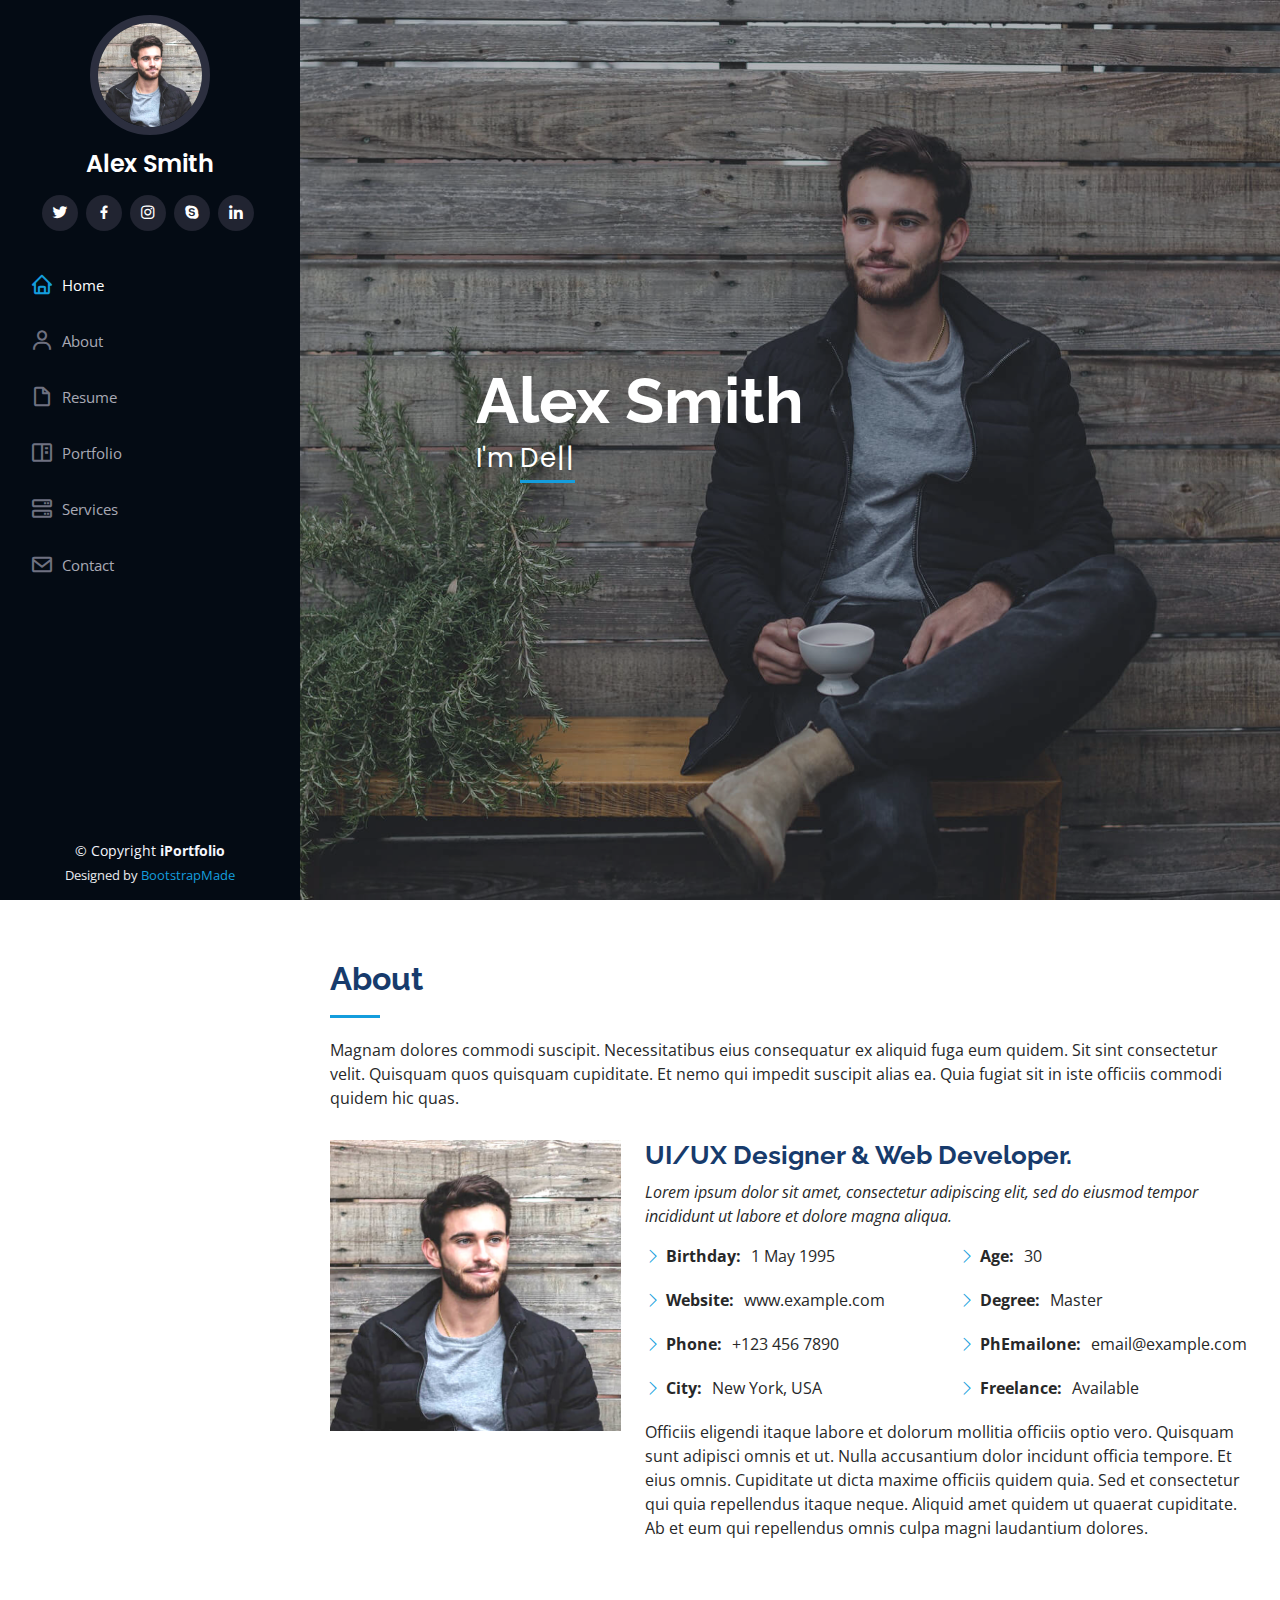
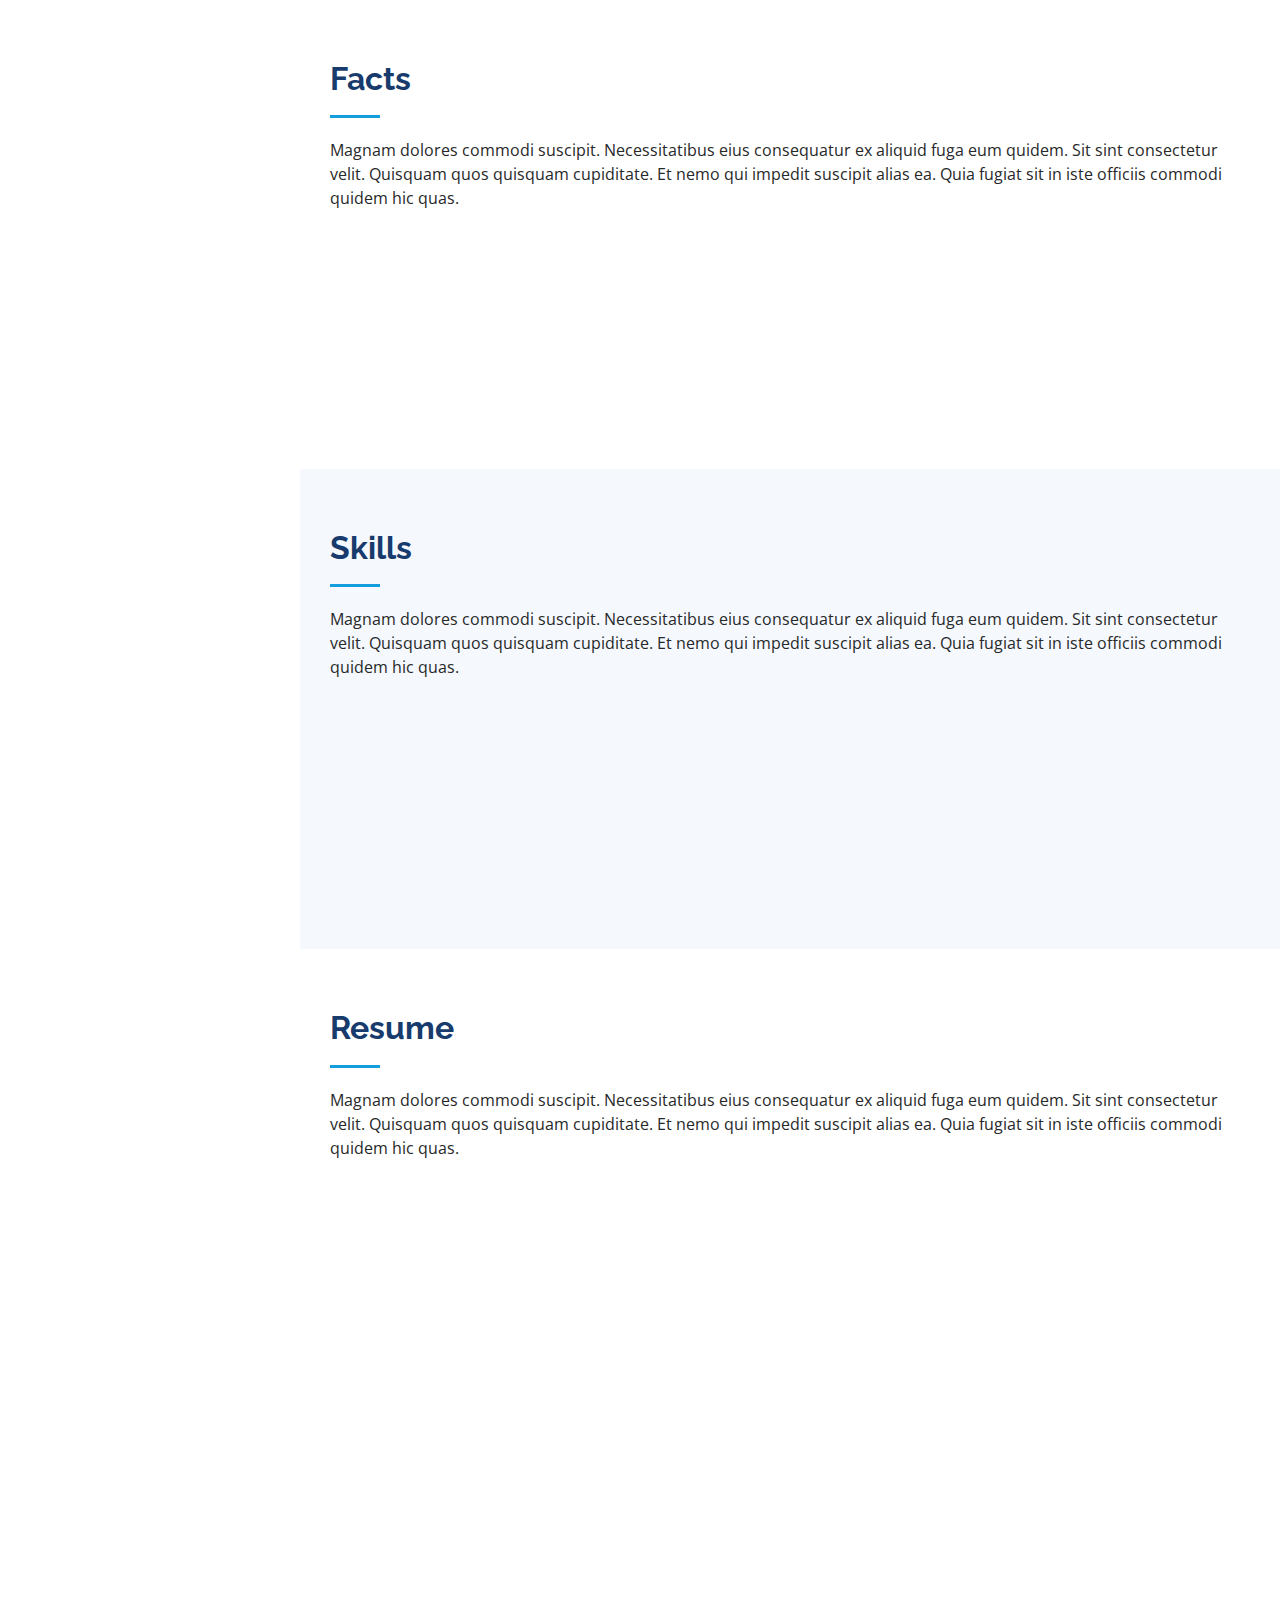
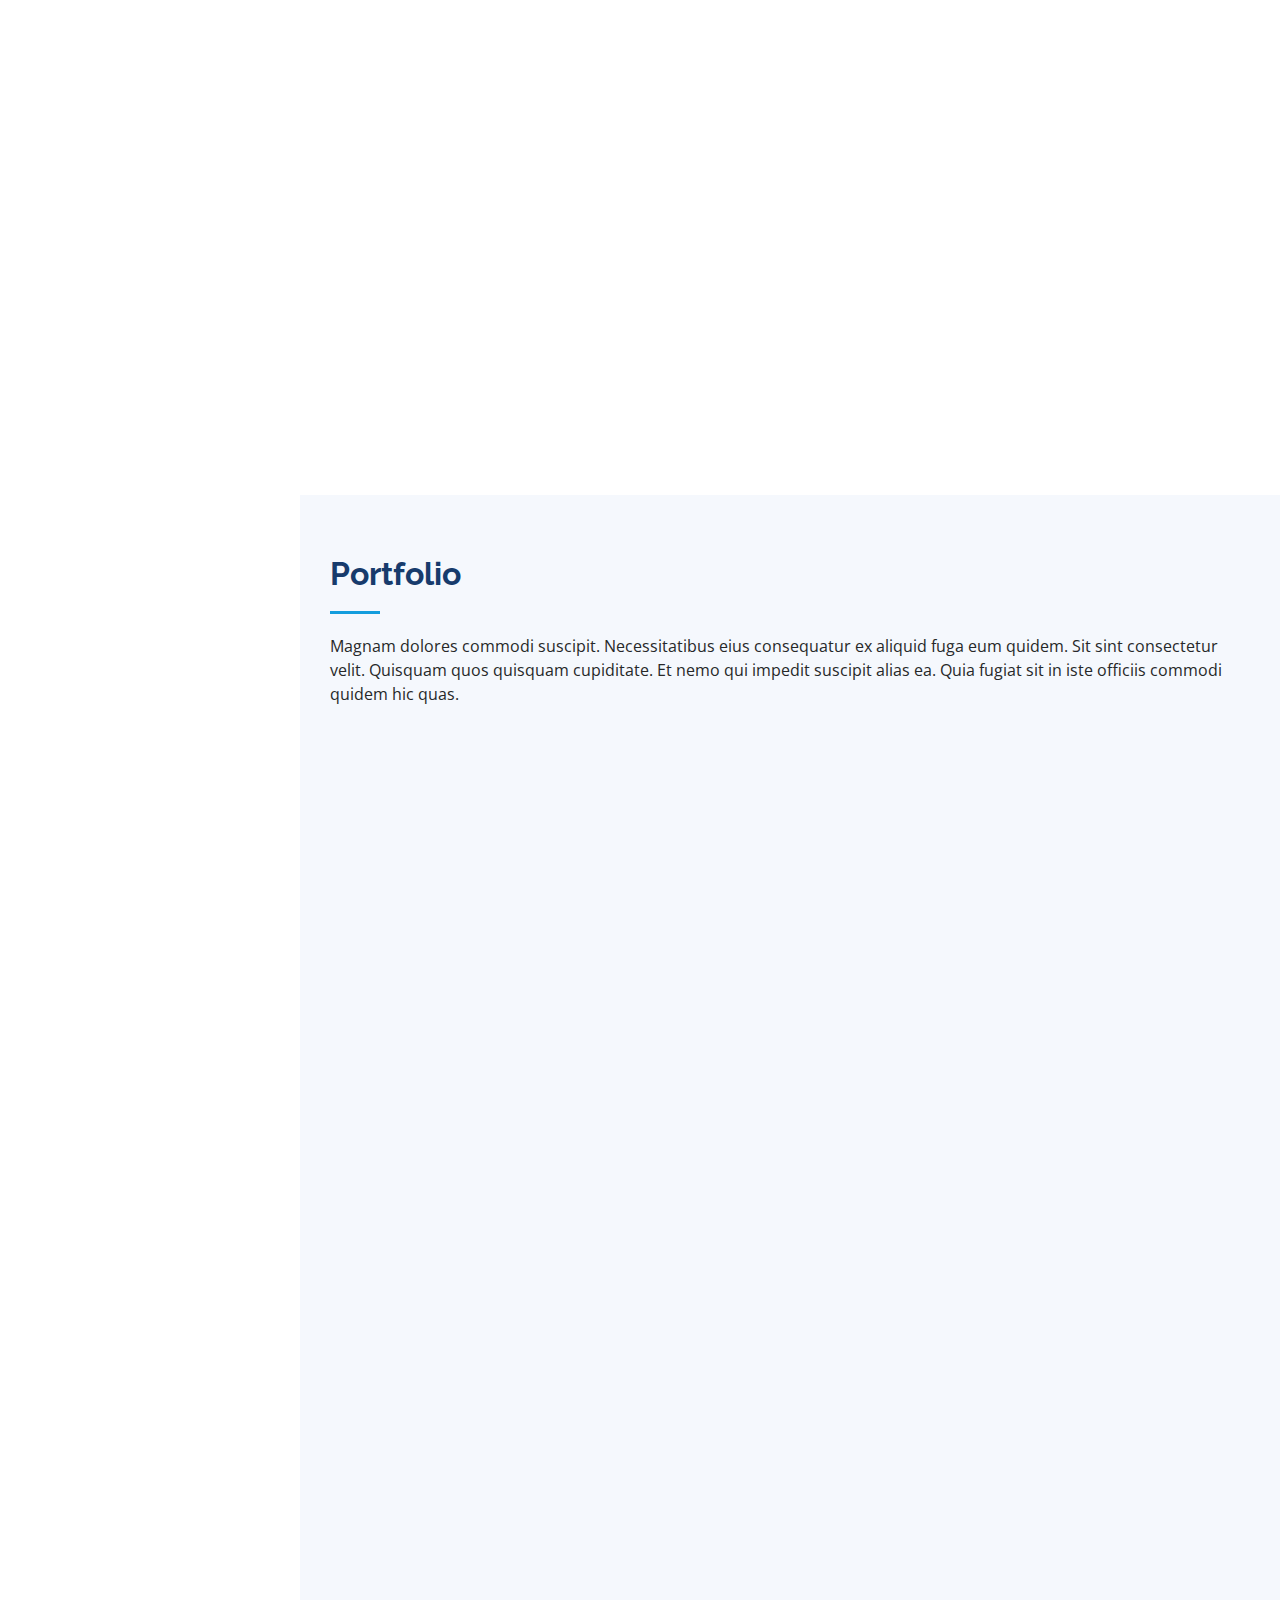
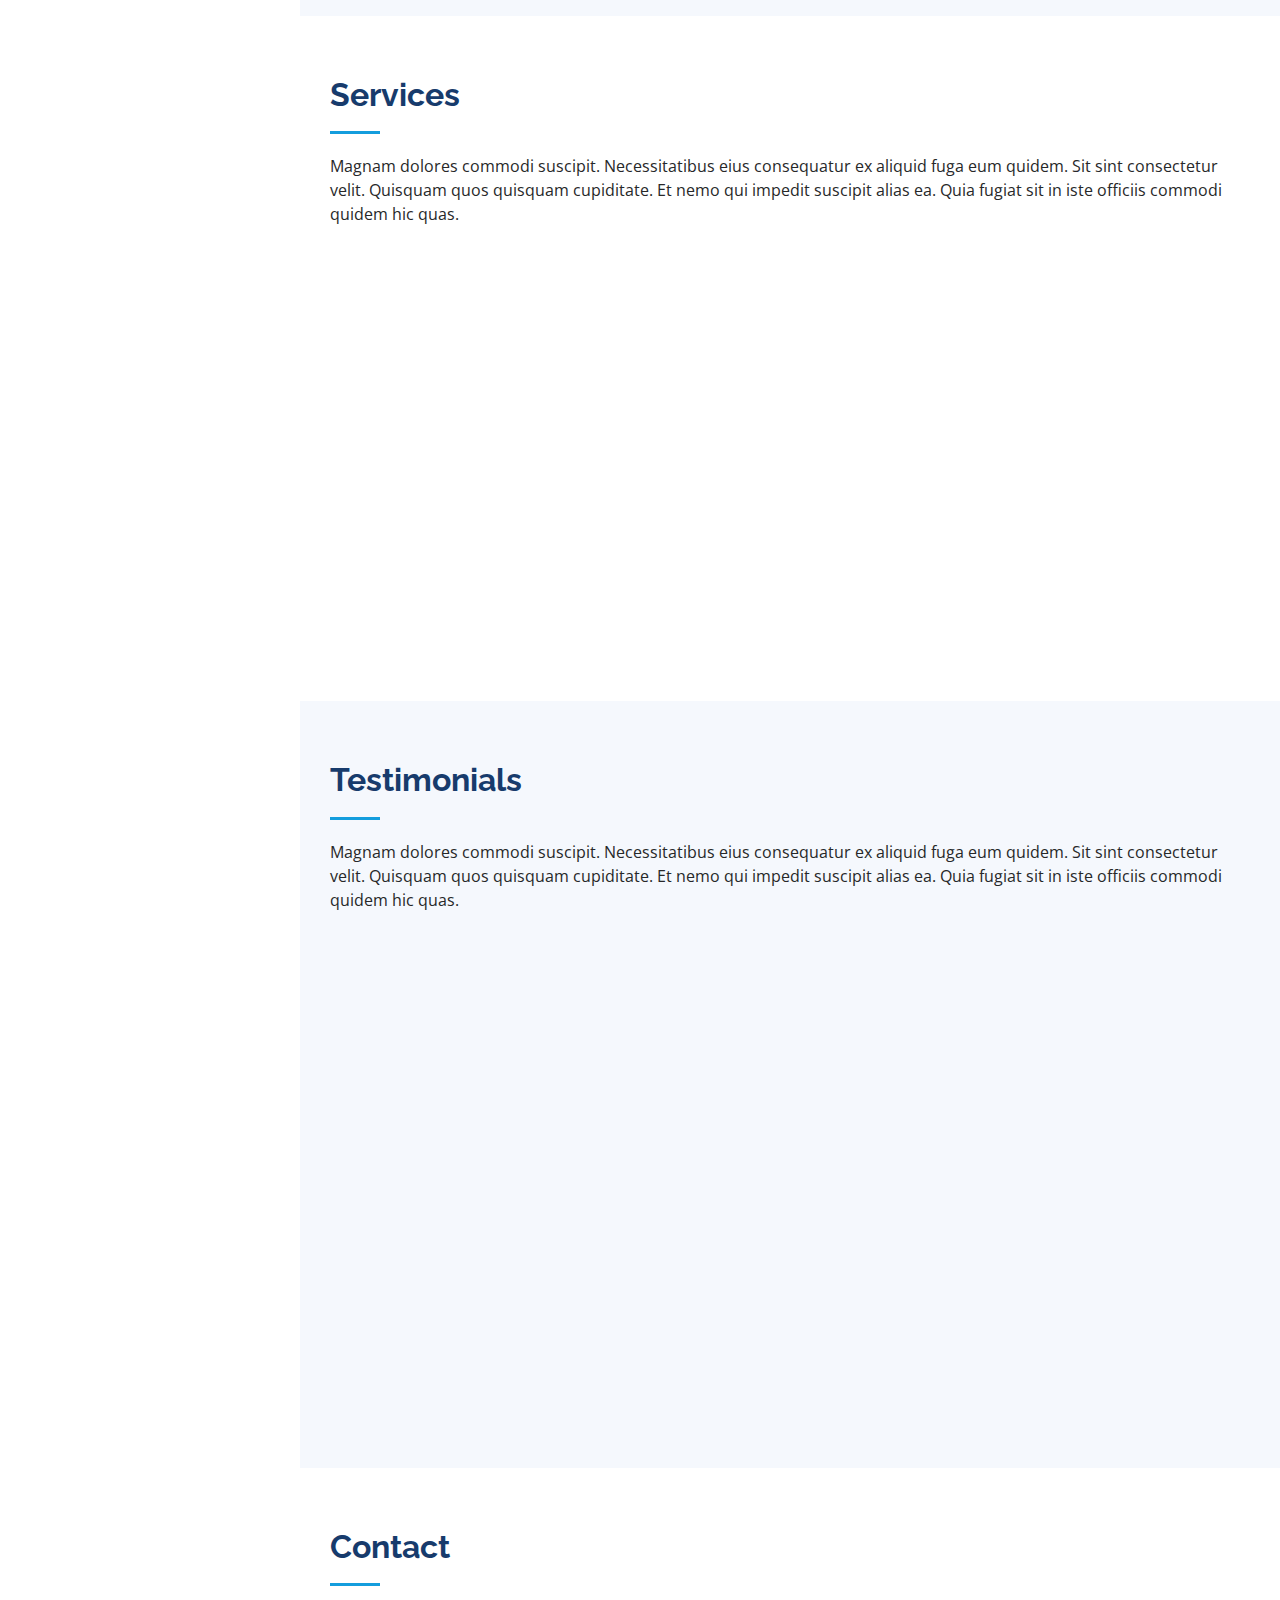
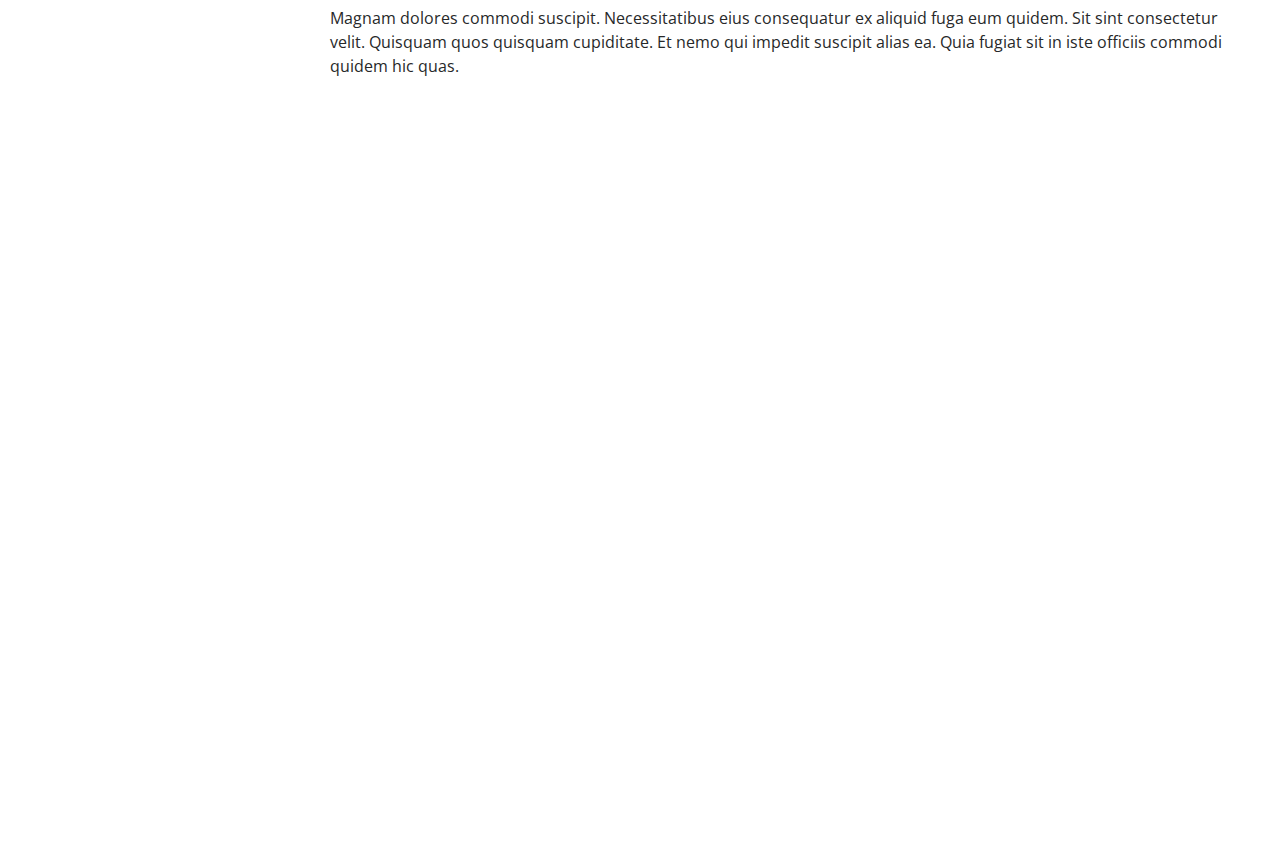
<file: index.html>
<!DOCTYPE html>
<html lang="en"><head>
  <meta charset="utf-8">
  <meta content="width=device-width, initial-scale=1.0" name="viewport">

  <title>iPortfolio Bootstrap Template - Index</title>
  <meta content="" name="description">
  <meta content="" name="keywords">

  <!-- Favicons -->
  <link href="assets/img/favicon.png" rel="icon">
  <link href="assets/img/apple-touch-icon.png" rel="apple-touch-icon">

  <!-- Google Fonts -->
  <link href="https://fonts.googleapis.com/css?family=Open+Sans:300,300i,400,400i,600,600i,700,700i|Raleway:300,300i,400,400i,500,500i,600,600i,700,700i|Poppins:300,300i,400,400i,500,500i,600,600i,700,700i" rel="stylesheet">

  <!-- Vendor CSS Files -->
  <link href="assets/vendor/aos/aos.css" rel="stylesheet">
  <link href="assets/vendor/bootstrap/css/bootstrap.min.css" rel="stylesheet">
  <link href="assets/vendor/bootstrap-icons/bootstrap-icons.css" rel="stylesheet">
  <link href="assets/vendor/boxicons/css/boxicons.min.css" rel="stylesheet">
  <link href="assets/vendor/glightbox/css/glightbox.min.css" rel="stylesheet">
  <link href="assets/vendor/swiper/swiper-bundle.min.css" rel="stylesheet">

  <!-- Template Main CSS File -->
  <link href="assets/css/style.css" rel="stylesheet">

  <!-- =======================================================
  * Template Name: iPortfolio
  * Updated: May 30 2023 with Bootstrap v5.3.0
  * Template URL: https://bootstrapmade.com/iportfolio-bootstrap-portfolio-websites-template/
  * Author: BootstrapMade.com
  * License: https://bootstrapmade.com/license/
  ======================================================== -->
</head>

<body data-aos-easing="ease-in-out" data-aos-duration="1000" data-aos-delay="0">

  <!-- ======= Mobile nav toggle button ======= -->
  <i class="bi bi-list mobile-nav-toggle d-xl-none"></i>

  <!-- ======= Header ======= -->
  <header id="header">
    <div class="d-flex flex-column">

      <div class="profile">
        <img src="assets/img/profile-img.jpg" alt="" class="img-fluid rounded-circle">
        <h1 class="text-light"><a href="index.html">Alex Smith</a></h1>
        <div class="social-links mt-3 text-center">
          <a href="#" class="twitter"><i class="bx bxl-twitter"></i></a>
          <a href="#" class="facebook"><i class="bx bxl-facebook"></i></a>
          <a href="#" class="instagram"><i class="bx bxl-instagram"></i></a>
          <a href="#" class="google-plus"><i class="bx bxl-skype"></i></a>
          <a href="#" class="linkedin"><i class="bx bxl-linkedin"></i></a>
        </div>
      </div>

      <nav id="navbar" class="nav-menu navbar">
        <ul>
          <li><a href="#hero" class="nav-link scrollto"><i class="bx bx-home"></i> <span>Home</span></a></li>
          <li><a href="#about" class="nav-link scrollto active"><i class="bx bx-user"></i> <span>About</span></a></li>
          <li><a href="#resume" class="nav-link scrollto"><i class="bx bx-file-blank"></i> <span>Resume</span></a></li>
          <li><a href="#portfolio" class="nav-link scrollto"><i class="bx bx-book-content"></i> <span>Portfolio</span></a></li>
          <li><a href="#services" class="nav-link scrollto"><i class="bx bx-server"></i> <span>Services</span></a></li>
          <li><a href="#contact" class="nav-link scrollto"><i class="bx bx-envelope"></i> <span>Contact</span></a></li>
        </ul>
      </nav><!-- .nav-menu -->
    </div>
  </header><!-- End Header -->

  <!-- ======= Hero Section ======= -->
  <section id="hero" class="d-flex flex-column justify-content-center align-items-center">
    <div class="hero-container aos-init aos-animate" data-aos="fade-in">
      <h1>Alex Smith</h1>
      <p>I'm <span class="typed" data-typed-items="Designer, Developer, Freelancer, Photographer">Freelance</span><span class="typed-cursor" aria-hidden="true">|</span></p>
    </div>
  </section><!-- End Hero -->

  <main id="main">

    <!-- ======= About Section ======= -->
    <section id="about" class="about">
      <div class="container">

        <div class="section-title">
          <h2>About</h2>
          <p>Magnam dolores commodi suscipit. Necessitatibus eius consequatur ex aliquid fuga eum quidem. Sit sint consectetur velit. Quisquam quos quisquam cupiditate. Et nemo qui impedit suscipit alias ea. Quia fugiat sit in iste officiis commodi quidem hic quas.</p>
        </div>

        <div class="row">
          <div class="col-lg-4 aos-init aos-animate" data-aos="fade-right">
            <img src="assets/img/profile-img.jpg" class="img-fluid" alt="">
          </div>
          <div class="col-lg-8 pt-4 pt-lg-0 content aos-init aos-animate" data-aos="fade-left">
            <h3>UI/UX Designer &amp; Web Developer.</h3>
            <p class="fst-italic">
              Lorem ipsum dolor sit amet, consectetur adipiscing elit, sed do eiusmod tempor incididunt ut labore et dolore
              magna aliqua.
            </p>
            <div class="row">
              <div class="col-lg-6">
                <ul>
                  <li><i class="bi bi-chevron-right"></i> <strong>Birthday:</strong> <span>1 May 1995</span></li>
                  <li><i class="bi bi-chevron-right"></i> <strong>Website:</strong> <span>www.example.com</span></li>
                  <li><i class="bi bi-chevron-right"></i> <strong>Phone:</strong> <span>+123 456 7890</span></li>
                  <li><i class="bi bi-chevron-right"></i> <strong>City:</strong> <span>New York, USA</span></li>
                </ul>
              </div>
              <div class="col-lg-6">
                <ul>
                  <li><i class="bi bi-chevron-right"></i> <strong>Age:</strong> <span>30</span></li>
                  <li><i class="bi bi-chevron-right"></i> <strong>Degree:</strong> <span>Master</span></li>
                  <li><i class="bi bi-chevron-right"></i> <strong>PhEmailone:</strong> <span>email@example.com</span></li>
                  <li><i class="bi bi-chevron-right"></i> <strong>Freelance:</strong> <span>Available</span></li>
                </ul>
              </div>
            </div>
            <p>
              Officiis eligendi itaque labore et dolorum mollitia officiis optio vero. Quisquam sunt adipisci omnis et ut. Nulla accusantium dolor incidunt officia tempore. Et eius omnis.
              Cupiditate ut dicta maxime officiis quidem quia. Sed et consectetur qui quia repellendus itaque neque. Aliquid amet quidem ut quaerat cupiditate. Ab et eum qui repellendus omnis culpa magni laudantium dolores.
            </p>
          </div>
        </div>

      </div>
    </section><!-- End About Section -->

    <!-- ======= Facts Section ======= -->
    <section id="facts" class="facts">
      <div class="container">

        <div class="section-title">
          <h2>Facts</h2>
          <p>Magnam dolores commodi suscipit. Necessitatibus eius consequatur ex aliquid fuga eum quidem. Sit sint consectetur velit. Quisquam quos quisquam cupiditate. Et nemo qui impedit suscipit alias ea. Quia fugiat sit in iste officiis commodi quidem hic quas.</p>
        </div>

        <div class="row no-gutters">

          <div class="col-lg-3 col-md-6 d-md-flex align-items-md-stretch aos-init" data-aos="fade-up">
            <div class="count-box">
              <i class="bi bi-emoji-smile"></i>
              <span data-purecounter-start="0" data-purecounter-end="232" data-purecounter-duration="1" class="purecounter">0</span>
              <p><strong>Happy Clients</strong> consequuntur quae</p>
            </div>
          </div>

          <div class="col-lg-3 col-md-6 d-md-flex align-items-md-stretch aos-init" data-aos="fade-up" data-aos-delay="100">
            <div class="count-box">
              <i class="bi bi-journal-richtext"></i>
              <span data-purecounter-start="0" data-purecounter-end="521" data-purecounter-duration="1" class="purecounter">0</span>
              <p><strong>Projects</strong> adipisci atque cum quia aut</p>
            </div>
          </div>

          <div class="col-lg-3 col-md-6 d-md-flex align-items-md-stretch aos-init" data-aos="fade-up" data-aos-delay="200">
            <div class="count-box">
              <i class="bi bi-headset"></i>
              <span data-purecounter-start="0" data-purecounter-end="1453" data-purecounter-duration="1" class="purecounter">0</span>
              <p><strong>Hours Of Support</strong> aut commodi quaerat</p>
            </div>
          </div>

          <div class="col-lg-3 col-md-6 d-md-flex align-items-md-stretch aos-init" data-aos="fade-up" data-aos-delay="300">
            <div class="count-box">
              <i class="bi bi-people"></i>
              <span data-purecounter-start="0" data-purecounter-end="32" data-purecounter-duration="1" class="purecounter">0</span>
              <p><strong>Hard Workers</strong> rerum asperiores dolor</p>
            </div>
          </div>

        </div>

      </div>
    </section><!-- End Facts Section -->

    <!-- ======= Skills Section ======= -->
    <section id="skills" class="skills section-bg">
      <div class="container">

        <div class="section-title">
          <h2>Skills</h2>
          <p>Magnam dolores commodi suscipit. Necessitatibus eius consequatur ex aliquid fuga eum quidem. Sit sint consectetur velit. Quisquam quos quisquam cupiditate. Et nemo qui impedit suscipit alias ea. Quia fugiat sit in iste officiis commodi quidem hic quas.</p>
        </div>

        <div class="row skills-content">

          <div class="col-lg-6 aos-init" data-aos="fade-up">

            <div class="progress">
              <span class="skill">HTML <i class="val">100%</i></span>
              <div class="progress-bar-wrap">
                <div class="progress-bar" role="progressbar" aria-valuenow="100" aria-valuemin="0" aria-valuemax="100"></div>
              </div>
            </div>

            <div class="progress">
              <span class="skill">CSS <i class="val">90%</i></span>
              <div class="progress-bar-wrap">
                <div class="progress-bar" role="progressbar" aria-valuenow="90" aria-valuemin="0" aria-valuemax="100"></div>
              </div>
            </div>

            <div class="progress">
              <span class="skill">JavaScript <i class="val">75%</i></span>
              <div class="progress-bar-wrap">
                <div class="progress-bar" role="progressbar" aria-valuenow="75" aria-valuemin="0" aria-valuemax="100"></div>
              </div>
            </div>

          </div>

          <div class="col-lg-6 aos-init" data-aos="fade-up" data-aos-delay="100">

            <div class="progress">
              <span class="skill">PHP <i class="val">80%</i></span>
              <div class="progress-bar-wrap">
                <div class="progress-bar" role="progressbar" aria-valuenow="80" aria-valuemin="0" aria-valuemax="100"></div>
              </div>
            </div>

            <div class="progress">
              <span class="skill">WordPress/CMS <i class="val">90%</i></span>
              <div class="progress-bar-wrap">
                <div class="progress-bar" role="progressbar" aria-valuenow="90" aria-valuemin="0" aria-valuemax="100"></div>
              </div>
            </div>

            <div class="progress">
              <span class="skill">Photoshop <i class="val">55%</i></span>
              <div class="progress-bar-wrap">
                <div class="progress-bar" role="progressbar" aria-valuenow="55" aria-valuemin="0" aria-valuemax="100"></div>
              </div>
            </div>

          </div>

        </div>

      </div>
    </section><!-- End Skills Section -->

    <!-- ======= Resume Section ======= -->
    <section id="resume" class="resume">
      <div class="container">

        <div class="section-title">
          <h2>Resume</h2>
          <p>Magnam dolores commodi suscipit. Necessitatibus eius consequatur ex aliquid fuga eum quidem. Sit sint consectetur velit. Quisquam quos quisquam cupiditate. Et nemo qui impedit suscipit alias ea. Quia fugiat sit in iste officiis commodi quidem hic quas.</p>
        </div>

        <div class="row">
          <div class="col-lg-6 aos-init" data-aos="fade-up">
            <h3 class="resume-title">Sumary</h3>
            <div class="resume-item pb-0">
              <h4>Alex Smith</h4>
              <p><em>Innovative and deadline-driven Graphic Designer with 3+ years of experience designing and developing user-centered digital/print marketing material from initial concept to final, polished deliverable.</em></p>
              <ul>
                <li>Portland par 127,Orlando, FL</li>
                <li>(123) 456-7891</li>
                <li>alice.barkley@example.com</li>
              </ul>
            </div>

            <h3 class="resume-title">Education</h3>
            <div class="resume-item">
              <h4>Master of Fine Arts &amp; Graphic Design</h4>
              <h5>2015 - 2016</h5>
              <p><em>Rochester Institute of Technology, Rochester, NY</em></p>
              <p>Qui deserunt veniam. Et sed aliquam labore tempore sed quisquam iusto autem sit. Ea vero voluptatum qui ut dignissimos deleniti nerada porti sand markend</p>
            </div>
            <div class="resume-item">
              <h4>Bachelor of Fine Arts &amp; Graphic Design</h4>
              <h5>2010 - 2014</h5>
              <p><em>Rochester Institute of Technology, Rochester, NY</em></p>
              <p>Quia nobis sequi est occaecati aut. Repudiandae et iusto quae reiciendis et quis Eius vel ratione eius unde vitae rerum voluptates asperiores voluptatem Earum molestiae consequatur neque etlon sader mart dila</p>
            </div>
          </div>
          <div class="col-lg-6 aos-init" data-aos="fade-up" data-aos-delay="100">
            <h3 class="resume-title">Professional Experience</h3>
            <div class="resume-item">
              <h4>Senior graphic design specialist</h4>
              <h5>2019 - Present</h5>
              <p><em>Experion, New York, NY </em></p>
              <ul>
                <li>Lead in the design, development, and implementation of the graphic, layout, and production communication materials</li>
                <li>Delegate tasks to the 7 members of the design team and provide counsel on all aspects of the project. </li>
                <li>Supervise the assessment of all graphic materials in order to ensure quality and accuracy of the design</li>
                <li>Oversee the efficient use of production project budgets ranging from $2,000 - $25,000</li>
              </ul>
            </div>
            <div class="resume-item">
              <h4>Graphic design specialist</h4>
              <h5>2017 - 2018</h5>
              <p><em>Stepping Stone Advertising, New York, NY</em></p>
              <ul>
                <li>Developed numerous marketing programs (logos, brochures,infographics, presentations, and advertisements).</li>
                <li>Managed up to 5 projects or tasks at a given time while under pressure</li>
                <li>Recommended and consulted with clients on the most appropriate graphic design</li>
                <li>Created 4+ design presentations and proposals a month for clients and account managers</li>
              </ul>
            </div>
          </div>
        </div>

      </div>
    </section><!-- End Resume Section -->

    <!-- ======= Portfolio Section ======= -->
    <section id="portfolio" class="portfolio section-bg">
      <div class="container">

        <div class="section-title">
          <h2>Portfolio</h2>
          <p>Magnam dolores commodi suscipit. Necessitatibus eius consequatur ex aliquid fuga eum quidem. Sit sint consectetur velit. Quisquam quos quisquam cupiditate. Et nemo qui impedit suscipit alias ea. Quia fugiat sit in iste officiis commodi quidem hic quas.</p>
        </div>

        <div class="row aos-init" data-aos="fade-up">
          <div class="col-lg-12 d-flex justify-content-center">
            <ul id="portfolio-flters">
              <li data-filter="*" class="filter-active">All</li>
              <li data-filter=".filter-app">App</li>
              <li data-filter=".filter-card">Card</li>
              <li data-filter=".filter-web">Web</li>
            </ul>
          </div>
        </div>

        <div class="row portfolio-container aos-init" data-aos="fade-up" data-aos-delay="100" style="position: relative; height: 1410px;">

          <div class="col-lg-4 col-md-6 portfolio-item filter-app" style="position: absolute; left: 0px; top: 0px;">
            <div class="portfolio-wrap">
              <img src="assets/img/portfolio/portfolio-1.jpg" class="img-fluid" alt="">
              <div class="portfolio-links">
                <a href="assets/img/portfolio/portfolio-1.jpg" data-gallery="portfolioGallery" class="portfolio-lightbox" title="App 1"><i class="bx bx-plus"></i></a>
                <a href="portfolio-details.html" title="More Details"><i class="bx bx-link"></i></a>
              </div>
            </div>
          </div>

          <div class="col-lg-4 col-md-6 portfolio-item filter-web" style="position: absolute; left: 360px; top: 0px;">
            <div class="portfolio-wrap">
              <img src="assets/img/portfolio/portfolio-2.jpg" class="img-fluid" alt="">
              <div class="portfolio-links">
                <a href="assets/img/portfolio/portfolio-2.jpg" data-gallery="portfolioGallery" class="portfolio-lightbox" title="Web 3"><i class="bx bx-plus"></i></a>
                <a href="portfolio-details.html" title="More Details"><i class="bx bx-link"></i></a>
              </div>
            </div>
          </div>

          <div class="col-lg-4 col-md-6 portfolio-item filter-app" style="position: absolute; left: 0px; top: 282px;">
            <div class="portfolio-wrap">
              <img src="assets/img/portfolio/portfolio-3.jpg" class="img-fluid" alt="">
              <div class="portfolio-links">
                <a href="assets/img/portfolio/portfolio-3.jpg" data-gallery="portfolioGallery" class="portfolio-lightbox" title="App 2"><i class="bx bx-plus"></i></a>
                <a href="portfolio-details.html" title="More Details"><i class="bx bx-link"></i></a>
              </div>
            </div>
          </div>

          <div class="col-lg-4 col-md-6 portfolio-item filter-card" style="position: absolute; left: 360px; top: 282px;">
            <div class="portfolio-wrap">
              <img src="assets/img/portfolio/portfolio-4.jpg" class="img-fluid" alt="">
              <div class="portfolio-links">
                <a href="assets/img/portfolio/portfolio-4.jpg" data-gallery="portfolioGallery" class="portfolio-lightbox" title="Card 2"><i class="bx bx-plus"></i></a>
                <a href="portfolio-details.html" title="More Details"><i class="bx bx-link"></i></a>
              </div>
            </div>
          </div>

          <div class="col-lg-4 col-md-6 portfolio-item filter-web" style="position: absolute; left: 0px; top: 564px;">
            <div class="portfolio-wrap">
              <img src="assets/img/portfolio/portfolio-5.jpg" class="img-fluid" alt="">
              <div class="portfolio-links">
                <a href="assets/img/portfolio/portfolio-5.jpg" data-gallery="portfolioGallery" class="portfolio-lightbox" title="Web 2"><i class="bx bx-plus"></i></a>
                <a href="portfolio-details.html" title="More Details"><i class="bx bx-link"></i></a>
              </div>
            </div>
          </div>

          <div class="col-lg-4 col-md-6 portfolio-item filter-app" style="position: absolute; left: 360px; top: 564px;">
            <div class="portfolio-wrap">
              <img src="assets/img/portfolio/portfolio-6.jpg" class="img-fluid" alt="">
              <div class="portfolio-links">
                <a href="assets/img/portfolio/portfolio-6.jpg" data-gallery="portfolioGallery" class="portfolio-lightbox" title="App 3"><i class="bx bx-plus"></i></a>
                <a href="portfolio-details.html" title="More Details"><i class="bx bx-link"></i></a>
              </div>
            </div>
          </div>

          <div class="col-lg-4 col-md-6 portfolio-item filter-card" style="position: absolute; left: 0px; top: 846px;">
            <div class="portfolio-wrap">
              <img src="assets/img/portfolio/portfolio-7.jpg" class="img-fluid" alt="">
              <div class="portfolio-links">
                <a href="assets/img/portfolio/portfolio-7.jpg" data-gallery="portfolioGallery" class="portfolio-lightbox" title="Card 1"><i class="bx bx-plus"></i></a>
                <a href="portfolio-details.html" title="More Details"><i class="bx bx-link"></i></a>
              </div>
            </div>
          </div>

          <div class="col-lg-4 col-md-6 portfolio-item filter-card" style="position: absolute; left: 360px; top: 846px;">
            <div class="portfolio-wrap">
              <img src="assets/img/portfolio/portfolio-8.jpg" class="img-fluid" alt="">
              <div class="portfolio-links">
                <a href="assets/img/portfolio/portfolio-8.jpg" data-gallery="portfolioGallery" class="portfolio-lightbox" title="Card 3"><i class="bx bx-plus"></i></a>
                <a href="portfolio-details.html" title="More Details"><i class="bx bx-link"></i></a>
              </div>
            </div>
          </div>

          <div class="col-lg-4 col-md-6 portfolio-item filter-web" style="position: absolute; left: 0px; top: 1128px;">
            <div class="portfolio-wrap">
              <img src="assets/img/portfolio/portfolio-9.jpg" class="img-fluid" alt="">
              <div class="portfolio-links">
                <a href="assets/img/portfolio/portfolio-9.jpg" data-gallery="portfolioGallery" class="portfolio-lightbox" title="Web 3"><i class="bx bx-plus"></i></a>
                <a href="portfolio-details.html" title="More Details"><i class="bx bx-link"></i></a>
              </div>
            </div>
          </div>

        </div>

      </div>
    </section><!-- End Portfolio Section -->

    <!-- ======= Services Section ======= -->
    <section id="services" class="services">
      <div class="container">

        <div class="section-title">
          <h2>Services</h2>
          <p>Magnam dolores commodi suscipit. Necessitatibus eius consequatur ex aliquid fuga eum quidem. Sit sint consectetur velit. Quisquam quos quisquam cupiditate. Et nemo qui impedit suscipit alias ea. Quia fugiat sit in iste officiis commodi quidem hic quas.</p>
        </div>

        <div class="row">
          <div class="col-lg-4 col-md-6 icon-box aos-init" data-aos="fade-up">
            <div class="icon"><i class="bi bi-briefcase"></i></div>
            <h4 class="title"><a href="">Lorem Ipsum</a></h4>
            <p class="description">Voluptatum deleniti atque corrupti quos dolores et quas molestias excepturi sint occaecati cupiditate non provident</p>
          </div>
          <div class="col-lg-4 col-md-6 icon-box aos-init" data-aos="fade-up" data-aos-delay="100">
            <div class="icon"><i class="bi bi-card-checklist"></i></div>
            <h4 class="title"><a href="">Dolor Sitema</a></h4>
            <p class="description">Minim veniam, quis nostrud exercitation ullamco laboris nisi ut aliquip ex ea commodo consequat tarad limino ata</p>
          </div>
          <div class="col-lg-4 col-md-6 icon-box aos-init" data-aos="fade-up" data-aos-delay="200">
            <div class="icon"><i class="bi bi-bar-chart"></i></div>
            <h4 class="title"><a href="">Sed ut perspiciatis</a></h4>
            <p class="description">Duis aute irure dolor in reprehenderit in voluptate velit esse cillum dolore eu fugiat nulla pariatur</p>
          </div>
          <div class="col-lg-4 col-md-6 icon-box aos-init" data-aos="fade-up" data-aos-delay="300">
            <div class="icon"><i class="bi bi-binoculars"></i></div>
            <h4 class="title"><a href="">Magni Dolores</a></h4>
            <p class="description">Excepteur sint occaecat cupidatat non proident, sunt in culpa qui officia deserunt mollit anim id est laborum</p>
          </div>
          <div class="col-lg-4 col-md-6 icon-box aos-init" data-aos="fade-up" data-aos-delay="400">
            <div class="icon"><i class="bi bi-brightness-high"></i></div>
            <h4 class="title"><a href="">Nemo Enim</a></h4>
            <p class="description">At vero eos et accusamus et iusto odio dignissimos ducimus qui blanditiis praesentium voluptatum deleniti atque</p>
          </div>
          <div class="col-lg-4 col-md-6 icon-box aos-init" data-aos="fade-up" data-aos-delay="500">
            <div class="icon"><i class="bi bi-calendar4-week"></i></div>
            <h4 class="title"><a href="">Eiusmod Tempor</a></h4>
            <p class="description">Et harum quidem rerum facilis est et expedita distinctio. Nam libero tempore, cum soluta nobis est eligendi</p>
          </div>
        </div>

      </div>
    </section><!-- End Services Section -->

    <!-- ======= Testimonials Section ======= -->
    <section id="testimonials" class="testimonials section-bg">
      <div class="container">

        <div class="section-title">
          <h2>Testimonials</h2>
          <p>Magnam dolores commodi suscipit. Necessitatibus eius consequatur ex aliquid fuga eum quidem. Sit sint consectetur velit. Quisquam quos quisquam cupiditate. Et nemo qui impedit suscipit alias ea. Quia fugiat sit in iste officiis commodi quidem hic quas.</p>
        </div>

        <div class="testimonials-slider swiper swiper-initialized swiper-horizontal swiper-pointer-events swiper-backface-hidden aos-init" data-aos="fade-up" data-aos-delay="100">
          <div class="swiper-wrapper" id="swiper-wrapper-5222dc1c3cfa3d4d" aria-live="off" style="transform: translate3d(-2148px, 0px, 0px); transition-duration: 600ms;"><div class="swiper-slide swiper-slide-duplicate" data-swiper-slide-index="4" role="group" aria-label="5 / 5" style="width: 696px; margin-right: 20px;">
              <div class="testimonial-item aos-init" data-aos="fade-up" data-aos-delay="400">
                <p>
                  <i class="bx bxs-quote-alt-left quote-icon-left"></i>
                  Quis quorum aliqua sint quem legam fore sunt eram irure aliqua veniam tempor noster veniam enim culpa labore duis sunt culpa nulla illum cillum fugiat legam esse veniam culpa fore nisi cillum quid.
                  <i class="bx bxs-quote-alt-right quote-icon-right"></i>
                </p>
                <img src="assets/img/testimonials/testimonials-5.jpg" class="testimonial-img" alt="">
                <h3>John Larson</h3>
                <h4>Entrepreneur</h4>
              </div>
            </div>

            <div class="swiper-slide" data-swiper-slide-index="0" role="group" aria-label="1 / 5" style="width: 696px; margin-right: 20px;">
              <div class="testimonial-item aos-init" data-aos="fade-up">
                <p>
                  <i class="bx bxs-quote-alt-left quote-icon-left"></i>
                  Proin iaculis purus consequat sem cure digni ssim donec porttitora entum suscipit rhoncus. Accusantium quam, ultricies eget id, aliquam eget nibh et. Maecen aliquam, risus at semper.
                  <i class="bx bxs-quote-alt-right quote-icon-right"></i>
                </p>
                <img src="assets/img/testimonials/testimonials-1.jpg" class="testimonial-img" alt="">
                <h3>Saul Goodman</h3>
                <h4>Ceo &amp; Founder</h4>
              </div>
            </div><!-- End testimonial item -->

            <div class="swiper-slide swiper-slide-prev" data-swiper-slide-index="1" role="group" aria-label="2 / 5" style="width: 696px; margin-right: 20px;">
              <div class="testimonial-item aos-init" data-aos="fade-up" data-aos-delay="100">
                <p>
                  <i class="bx bxs-quote-alt-left quote-icon-left"></i>
                  Export tempor illum tamen malis malis eram quae irure esse labore quem cillum quid cillum eram malis quorum velit fore eram velit sunt aliqua noster fugiat irure amet legam anim culpa.
                  <i class="bx bxs-quote-alt-right quote-icon-right"></i>
                </p>
                <img src="assets/img/testimonials/testimonials-2.jpg" class="testimonial-img" alt="">
                <h3>Sara Wilsson</h3>
                <h4>Designer</h4>
              </div>
            </div><!-- End testimonial item -->

            <div class="swiper-slide swiper-slide-active" data-swiper-slide-index="2" role="group" aria-label="3 / 5" style="width: 696px; margin-right: 20px;">
              <div class="testimonial-item aos-init" data-aos="fade-up" data-aos-delay="200">
                <p>
                  <i class="bx bxs-quote-alt-left quote-icon-left"></i>
                  Enim nisi quem export duis labore cillum quae magna enim sint quorum nulla quem veniam duis minim tempor labore quem eram duis noster aute amet eram fore quis sint minim.
                  <i class="bx bxs-quote-alt-right quote-icon-right"></i>
                </p>
                <img src="assets/img/testimonials/testimonials-3.jpg" class="testimonial-img" alt="">
                <h3>Jena Karlis</h3>
                <h4>Store Owner</h4>
              </div>
            </div><!-- End testimonial item -->

            <div class="swiper-slide swiper-slide-next" data-swiper-slide-index="3" role="group" aria-label="4 / 5" style="width: 696px; margin-right: 20px;">
              <div class="testimonial-item aos-init" data-aos="fade-up" data-aos-delay="300">
                <p>
                  <i class="bx bxs-quote-alt-left quote-icon-left"></i>
                  Fugiat enim eram quae cillum dolore dolor amet nulla culpa multos export minim fugiat minim velit minim dolor enim duis veniam ipsum anim magna sunt elit fore quem dolore labore illum veniam.
                  <i class="bx bxs-quote-alt-right quote-icon-right"></i>
                </p>
                <img src="assets/img/testimonials/testimonials-4.jpg" class="testimonial-img" alt="">
                <h3>Matt Brandon</h3>
                <h4>Freelancer</h4>
              </div>
            </div><!-- End testimonial item -->

            <div class="swiper-slide" data-swiper-slide-index="4" role="group" aria-label="5 / 5" style="width: 696px; margin-right: 20px;">
              <div class="testimonial-item aos-init" data-aos="fade-up" data-aos-delay="400">
                <p>
                  <i class="bx bxs-quote-alt-left quote-icon-left"></i>
                  Quis quorum aliqua sint quem legam fore sunt eram irure aliqua veniam tempor noster veniam enim culpa labore duis sunt culpa nulla illum cillum fugiat legam esse veniam culpa fore nisi cillum quid.
                  <i class="bx bxs-quote-alt-right quote-icon-right"></i>
                </p>
                <img src="assets/img/testimonials/testimonials-5.jpg" class="testimonial-img" alt="">
                <h3>John Larson</h3>
                <h4>Entrepreneur</h4>
              </div>
            </div><!-- End testimonial item -->

          <div class="swiper-slide swiper-slide-duplicate" data-swiper-slide-index="0" role="group" aria-label="1 / 5" style="width: 696px; margin-right: 20px;">
              <div class="testimonial-item aos-init" data-aos="fade-up">
                <p>
                  <i class="bx bxs-quote-alt-left quote-icon-left"></i>
                  Proin iaculis purus consequat sem cure digni ssim donec porttitora entum suscipit rhoncus. Accusantium quam, ultricies eget id, aliquam eget nibh et. Maecen aliquam, risus at semper.
                  <i class="bx bxs-quote-alt-right quote-icon-right"></i>
                </p>
                <img src="assets/img/testimonials/testimonials-1.jpg" class="testimonial-img" alt="">
                <h3>Saul Goodman</h3>
                <h4>Ceo &amp; Founder</h4>
              </div>
            </div></div>
          <div class="swiper-pagination swiper-pagination-clickable swiper-pagination-bullets swiper-pagination-horizontal"><span class="swiper-pagination-bullet" tabindex="0" role="button" aria-label="Go to slide 1"></span><span class="swiper-pagination-bullet" tabindex="0" role="button" aria-label="Go to slide 2"></span><span class="swiper-pagination-bullet swiper-pagination-bullet-active" tabindex="0" role="button" aria-label="Go to slide 3" aria-current="true"></span><span class="swiper-pagination-bullet" tabindex="0" role="button" aria-label="Go to slide 4"></span><span class="swiper-pagination-bullet" tabindex="0" role="button" aria-label="Go to slide 5"></span></div>
        <span class="swiper-notification" aria-live="assertive" aria-atomic="true"></span></div>

      </div>
    </section><!-- End Testimonials Section -->

    <!-- ======= Contact Section ======= -->
    <section id="contact" class="contact">
      <div class="container">

        <div class="section-title">
          <h2>Contact</h2>
          <p>Magnam dolores commodi suscipit. Necessitatibus eius consequatur ex aliquid fuga eum quidem. Sit sint consectetur velit. Quisquam quos quisquam cupiditate. Et nemo qui impedit suscipit alias ea. Quia fugiat sit in iste officiis commodi quidem hic quas.</p>
        </div>

        <div class="row aos-init" data-aos="fade-in">

          <div class="col-lg-5 d-flex align-items-stretch">
            <div class="info">
              <div class="address">
                <i class="bi bi-geo-alt"></i>
                <h4>Location:</h4>
                <p>A108 Adam Street, New York, NY 535022</p>
              </div>

              <div class="email">
                <i class="bi bi-envelope"></i>
                <h4>Email:</h4>
                <p>info@example.com</p>
              </div>

              <div class="phone">
                <i class="bi bi-phone"></i>
                <h4>Call:</h4>
                <p>+1 5589 55488 55s</p>
              </div>

              <iframe src="https://www.google.com/maps/embed?pb=!1m14!1m8!1m3!1d12097.433213460943!2d-74.0062269!3d40.7101282!3m2!1i1024!2i768!4f13.1!3m3!1m2!1s0x0%3A0xb89d1fe6bc499443!2sDowntown+Conference+Center!5e0!3m2!1smk!2sbg!4v1539943755621" frameborder="0" style="border:0; width: 100%; height: 290px;" allowfullscreen=""></iframe>
            </div>

          </div>

          <div class="col-lg-7 mt-5 mt-lg-0 d-flex align-items-stretch">
            <form action="forms/contact.php" method="post" role="form" class="php-email-form">
              <div class="row">
                <div class="form-group col-md-6">
                  <label for="name">Your Name</label>
                  <input type="text" name="name" class="form-control" id="name" required="">
                </div>
                <div class="form-group col-md-6">
                  <label for="name">Your Email</label>
                  <input type="email" class="form-control" name="email" id="email" required="">
                </div>
              </div>
              <div class="form-group">
                <label for="name">Subject</label>
                <input type="text" class="form-control" name="subject" id="subject" required="">
              </div>
              <div class="form-group">
                <label for="name">Message</label>
                <textarea class="form-control" name="message" rows="10" required=""></textarea>
              </div>
              <div class="my-3">
                <div class="loading">Loading</div>
                <div class="error-message"></div>
                <div class="sent-message">Your message has been sent. Thank you!</div>
              </div>
              <div class="text-center"><button type="submit">Send Message</button></div>
            </form>
          </div>

        </div>

      </div>
    </section><!-- End Contact Section -->

  </main><!-- End #main -->

  <!-- ======= Footer ======= -->
  <footer id="footer">
    <div class="container">
      <div class="copyright">
        © Copyright <strong><span>iPortfolio</span></strong>
      </div>
      <div class="credits">
        <!-- All the links in the footer should remain intact. -->
        <!-- You can delete the links only if you purchased the pro version. -->
        <!-- Licensing information: https://bootstrapmade.com/license/ -->
        <!-- Purchase the pro version with working PHP/AJAX contact form: https://bootstrapmade.com/iportfolio-bootstrap-portfolio-websites-template/ -->
        Designed by <a href="https://bootstrapmade.com/">BootstrapMade</a>
      </div>
    </div>
  </footer><!-- End  Footer -->

  <a href="#" class="back-to-top d-flex align-items-center justify-content-center active"><i class="bi bi-arrow-up-short"></i></a>

  <!-- Vendor JS Files -->
  <script src="assets/vendor/purecounter/purecounter_vanilla.js"></script>
  <script src="assets/vendor/aos/aos.js"></script>
  <script src="assets/vendor/bootstrap/js/bootstrap.bundle.min.js"></script>
  <script src="assets/vendor/glightbox/js/glightbox.min.js"></script>
  <script src="assets/vendor/isotope-layout/isotope.pkgd.min.js"></script>
  <script src="assets/vendor/swiper/swiper-bundle.min.js"></script>
  <script src="assets/vendor/typed.js/typed.umd.js"></script>
  <script src="assets/vendor/waypoints/noframework.waypoints.js"></script>
  <script src="assets/vendor/php-email-form/validate.js"></script>

  <!-- Template Main JS File -->
  <script src="assets/js/main.js"></script><style data-typed-js-cursor-css="true">
        .typed-cursor{
          opacity: 1;
        }
        .typed-cursor.typed-cursor--blink{
          animation: typedjsBlink 0.7s infinite;
          -webkit-animation: typedjsBlink 0.7s infinite;
                  animation: typedjsBlink 0.7s infinite;
        }
        @keyframes typedjsBlink{
          50% { opacity: 0.0; }
        }
        @-webkit-keyframes typedjsBlink{
          0% { opacity: 1; }
          50% { opacity: 0.0; }
          100% { opacity: 1; }
        }
      </style>



</body></html>
</file>
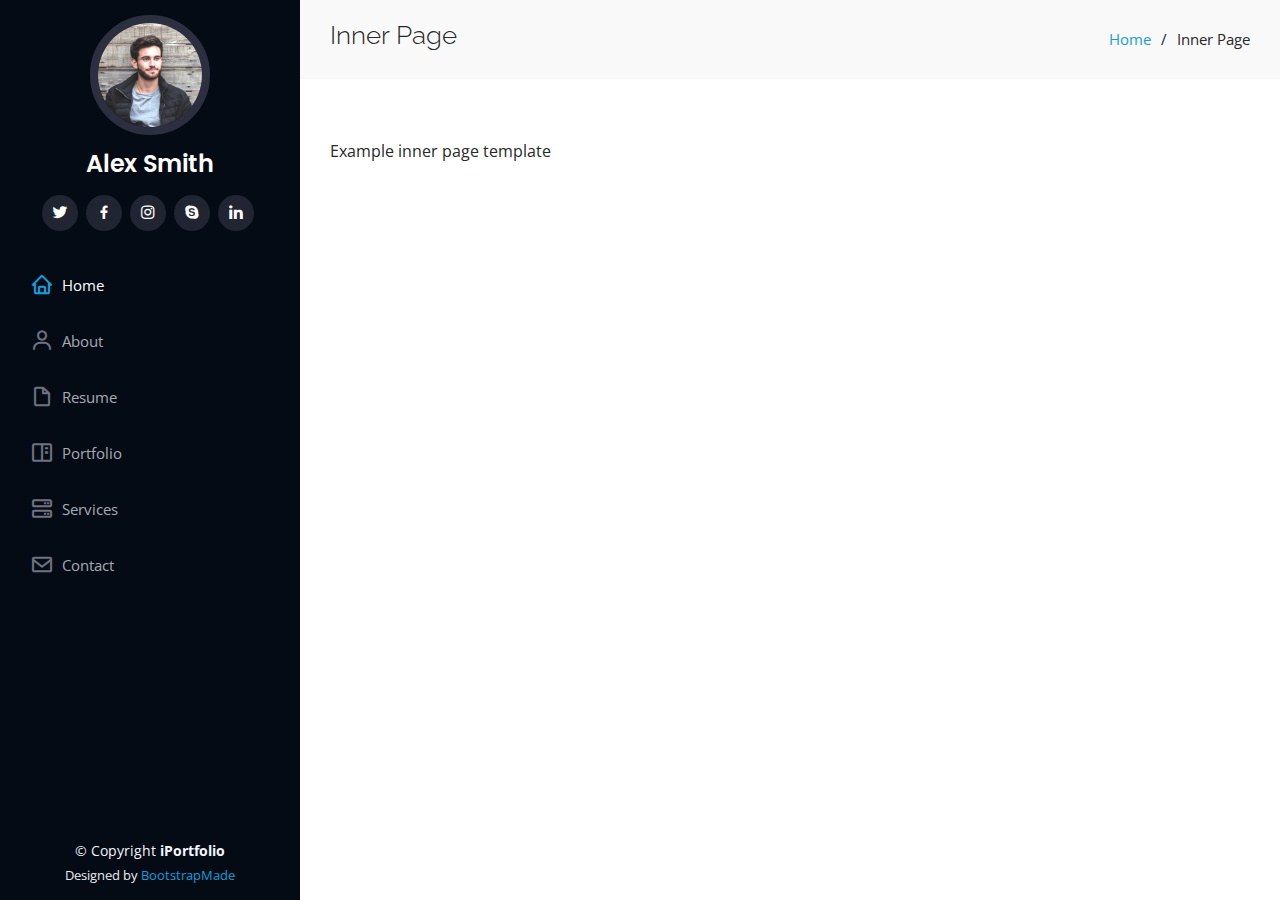
<file: inner-page.html>
<!DOCTYPE html>
<html lang="en"><head>
  <meta charset="utf-8">
  <meta content="width=device-width, initial-scale=1.0" name="viewport">

  <title>Inner Page - iPortfolio Bootstrap Template</title>
  <meta content="" name="description">
  <meta content="" name="keywords">

  <!-- Favicons -->
  <link href="assets/img/favicon.png" rel="icon">
  <link href="assets/img/apple-touch-icon.png" rel="apple-touch-icon">

  <!-- Google Fonts -->
  <link href="https://fonts.googleapis.com/css?family=Open+Sans:300,300i,400,400i,600,600i,700,700i|Raleway:300,300i,400,400i,500,500i,600,600i,700,700i|Poppins:300,300i,400,400i,500,500i,600,600i,700,700i" rel="stylesheet">

  <!-- Vendor CSS Files -->
  <link href="assets/vendor/aos/aos.css" rel="stylesheet">
  <link href="assets/vendor/bootstrap/css/bootstrap.min.css" rel="stylesheet">
  <link href="assets/vendor/bootstrap-icons/bootstrap-icons.css" rel="stylesheet">
  <link href="assets/vendor/boxicons/css/boxicons.min.css" rel="stylesheet">
  <link href="assets/vendor/glightbox/css/glightbox.min.css" rel="stylesheet">
  <link href="assets/vendor/swiper/swiper-bundle.min.css" rel="stylesheet">

  <!-- Template Main CSS File -->
  <link href="assets/css/style.css" rel="stylesheet">

  <!-- =======================================================
  * Template Name: iPortfolio
  * Updated: May 30 2023 with Bootstrap v5.3.0
  * Template URL: https://bootstrapmade.com/iportfolio-bootstrap-portfolio-websites-template/
  * Author: BootstrapMade.com
  * License: https://bootstrapmade.com/license/
  ======================================================== -->
</head>

<body data-aos-easing="ease-in-out" data-aos-duration="1000" data-aos-delay="0">

  <!-- ======= Mobile nav toggle button ======= -->
  <i class="bi bi-list mobile-nav-toggle d-xl-none"></i>

  <!-- ======= Header ======= -->
  <header id="header">
    <div class="d-flex flex-column">

      <div class="profile">
        <img src="assets/img/profile-img.jpg" alt="" class="img-fluid rounded-circle">
        <h1 class="text-light"><a href="index.html">Alex Smith</a></h1>
        <div class="social-links mt-3 text-center">
          <a href="#" class="twitter"><i class="bx bxl-twitter"></i></a>
          <a href="#" class="facebook"><i class="bx bxl-facebook"></i></a>
          <a href="#" class="instagram"><i class="bx bxl-instagram"></i></a>
          <a href="#" class="google-plus"><i class="bx bxl-skype"></i></a>
          <a href="#" class="linkedin"><i class="bx bxl-linkedin"></i></a>
        </div>
      </div>

      <nav id="navbar" class="nav-menu navbar">
        <ul>
          <li><a href="#hero" class="nav-link scrollto active"><i class="bx bx-home"></i> <span>Home</span></a></li>
          <li><a href="#about" class="nav-link scrollto"><i class="bx bx-user"></i> <span>About</span></a></li>
          <li><a href="#resume" class="nav-link scrollto"><i class="bx bx-file-blank"></i> <span>Resume</span></a></li>
          <li><a href="#portfolio" class="nav-link scrollto"><i class="bx bx-book-content"></i> <span>Portfolio</span></a></li>
          <li><a href="#services" class="nav-link scrollto"><i class="bx bx-server"></i> <span>Services</span></a></li>
          <li><a href="#contact" class="nav-link scrollto"><i class="bx bx-envelope"></i> <span>Contact</span></a></li>
        </ul>
      </nav><!-- .nav-menu -->
    </div>
  </header><!-- End Header -->

  <main id="main">

    <!-- ======= Breadcrumbs ======= -->
    <section class="breadcrumbs">
      <div class="container">

        <div class="d-flex justify-content-between align-items-center">
          <h2>Inner Page</h2>
          <ol>
            <li><a href="index.html">Home</a></li>
            <li>Inner Page</li>
          </ol>
        </div>

      </div>
    </section><!-- End Breadcrumbs -->

    <section class="inner-page">
      <div class="container">
        <p>
          Example inner page template
        </p>
      </div>
    </section>

  </main><!-- End #main -->

  <!-- ======= Footer ======= -->
  <footer id="footer">
    <div class="container">
      <div class="copyright">
        © Copyright <strong><span>iPortfolio</span></strong>
      </div>
      <div class="credits">
        <!-- All the links in the footer should remain intact. -->
        <!-- You can delete the links only if you purchased the pro version. -->
        <!-- Licensing information: https://bootstrapmade.com/license/ -->
        <!-- Purchase the pro version with working PHP/AJAX contact form: https://bootstrapmade.com/iportfolio-bootstrap-portfolio-websites-template/ -->
        Designed by <a href="https://bootstrapmade.com/">BootstrapMade</a>
      </div>
    </div>
  </footer><!-- End  Footer -->

  <a href="#" class="back-to-top d-flex align-items-center justify-content-center"><i class="bi bi-arrow-up-short"></i></a>

  <!-- Vendor JS Files -->
  <script src="assets/vendor/purecounter/purecounter_vanilla.js"></script>
  <script src="assets/vendor/aos/aos.js"></script>
  <script src="assets/vendor/bootstrap/js/bootstrap.bundle.min.js"></script>
  <script src="assets/vendor/glightbox/js/glightbox.min.js"></script>
  <script src="assets/vendor/isotope-layout/isotope.pkgd.min.js"></script>
  <script src="assets/vendor/swiper/swiper-bundle.min.js"></script>
  <script src="assets/vendor/typed.js/typed.umd.js"></script>
  <script src="assets/vendor/waypoints/noframework.waypoints.js"></script>
  <script src="assets/vendor/php-email-form/validate.js"></script>

  <!-- Template Main JS File -->
  <script src="assets/js/main.js"></script>



</body></html>
</file>
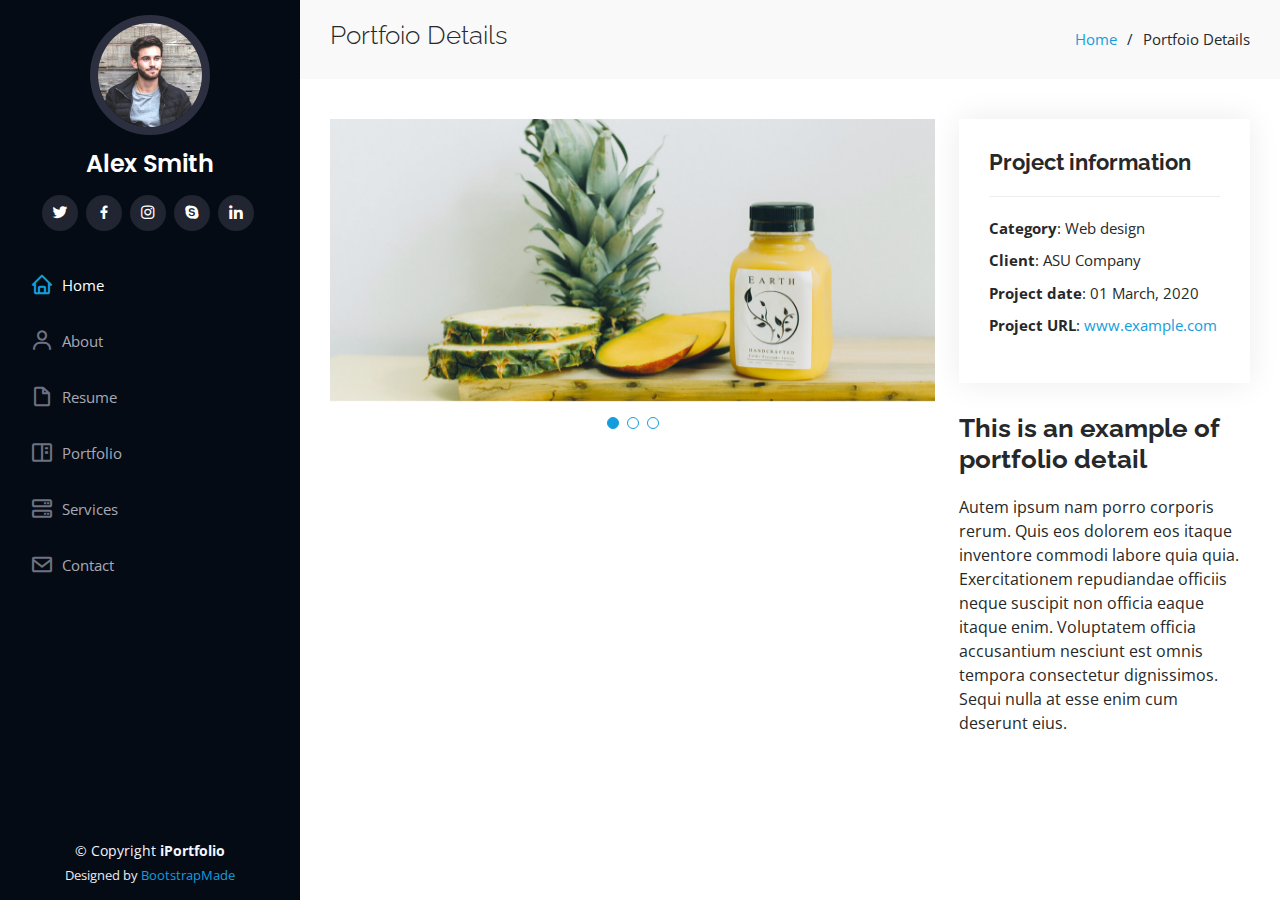
<file: portfolio-details.html>
<!DOCTYPE html>
<html lang="en"><head>
  <meta charset="utf-8">
  <meta content="width=device-width, initial-scale=1.0" name="viewport">

  <title>Portfolio Details - iPortfolio Bootstrap Template</title>
  <meta content="" name="description">
  <meta content="" name="keywords">

  <!-- Favicons -->
  <link href="assets/img/favicon.png" rel="icon">
  <link href="assets/img/apple-touch-icon.png" rel="apple-touch-icon">

  <!-- Google Fonts -->
  <link href="https://fonts.googleapis.com/css?family=Open+Sans:300,300i,400,400i,600,600i,700,700i|Raleway:300,300i,400,400i,500,500i,600,600i,700,700i|Poppins:300,300i,400,400i,500,500i,600,600i,700,700i" rel="stylesheet">

  <!-- Vendor CSS Files -->
  <link href="assets/vendor/aos/aos.css" rel="stylesheet">
  <link href="assets/vendor/bootstrap/css/bootstrap.min.css" rel="stylesheet">
  <link href="assets/vendor/bootstrap-icons/bootstrap-icons.css" rel="stylesheet">
  <link href="assets/vendor/boxicons/css/boxicons.min.css" rel="stylesheet">
  <link href="assets/vendor/glightbox/css/glightbox.min.css" rel="stylesheet">
  <link href="assets/vendor/swiper/swiper-bundle.min.css" rel="stylesheet">

  <!-- Template Main CSS File -->
  <link href="assets/css/style.css" rel="stylesheet">

  <!-- =======================================================
  * Template Name: iPortfolio
  * Updated: May 30 2023 with Bootstrap v5.3.0
  * Template URL: https://bootstrapmade.com/iportfolio-bootstrap-portfolio-websites-template/
  * Author: BootstrapMade.com
  * License: https://bootstrapmade.com/license/
  ======================================================== -->
</head>

<body data-aos-easing="ease-in-out" data-aos-duration="1000" data-aos-delay="0">

  <!-- ======= Mobile nav toggle button ======= -->
  <i class="bi bi-list mobile-nav-toggle d-xl-none"></i>

  <!-- ======= Header ======= -->
  <header id="header">
    <div class="d-flex flex-column">

      <div class="profile">
        <img src="assets/img/profile-img.jpg" alt="" class="img-fluid rounded-circle">
        <h1 class="text-light"><a href="index.html">Alex Smith</a></h1>
        <div class="social-links mt-3 text-center">
          <a href="#" class="twitter"><i class="bx bxl-twitter"></i></a>
          <a href="#" class="facebook"><i class="bx bxl-facebook"></i></a>
          <a href="#" class="instagram"><i class="bx bxl-instagram"></i></a>
          <a href="#" class="google-plus"><i class="bx bxl-skype"></i></a>
          <a href="#" class="linkedin"><i class="bx bxl-linkedin"></i></a>
        </div>
      </div>

      <nav id="navbar" class="nav-menu navbar">
        <ul>
          <li><a href="#hero" class="nav-link scrollto active"><i class="bx bx-home"></i> <span>Home</span></a></li>
          <li><a href="#about" class="nav-link scrollto"><i class="bx bx-user"></i> <span>About</span></a></li>
          <li><a href="#resume" class="nav-link scrollto"><i class="bx bx-file-blank"></i> <span>Resume</span></a></li>
          <li><a href="#portfolio" class="nav-link scrollto"><i class="bx bx-book-content"></i> <span>Portfolio</span></a></li>
          <li><a href="#services" class="nav-link scrollto"><i class="bx bx-server"></i> <span>Services</span></a></li>
          <li><a href="#contact" class="nav-link scrollto"><i class="bx bx-envelope"></i> <span>Contact</span></a></li>
        </ul>
      </nav><!-- .nav-menu -->
    </div>
  </header><!-- End Header -->

  <main id="main">

    <!-- ======= Breadcrumbs ======= -->
    <section id="breadcrumbs" class="breadcrumbs">
      <div class="container">

        <div class="d-flex justify-content-between align-items-center">
          <h2>Portfoio Details</h2>
          <ol>
            <li><a href="index.html">Home</a></li>
            <li>Portfoio Details</li>
          </ol>
        </div>

      </div>
    </section><!-- End Breadcrumbs -->

    <!-- ======= Portfolio Details Section ======= -->
    <section id="portfolio-details" class="portfolio-details">
      <div class="container">

        <div class="row gy-4">

          <div class="col-lg-8">
            <div class="portfolio-details-slider swiper swiper-initialized swiper-horizontal swiper-pointer-events swiper-backface-hidden">
              <div class="swiper-wrapper align-items-center" id="swiper-wrapper-b437ee5a102b68cb2" aria-live="off" style="transform: translate3d(-1392px, 0px, 0px); transition-duration: 0ms;"><div class="swiper-slide swiper-slide-duplicate swiper-slide-duplicate-next" data-swiper-slide-index="2" role="group" aria-label="3 / 3" style="width: 696px;">
                  <img src="assets/img/portfolio/portfolio-details-3.jpg" alt="">
                </div>

                <div class="swiper-slide swiper-slide-prev" data-swiper-slide-index="0" role="group" aria-label="1 / 3" style="width: 696px;">
                  <img src="assets/img/portfolio/portfolio-details-1.jpg" alt="">
                </div>

                <div class="swiper-slide swiper-slide-active" data-swiper-slide-index="1" role="group" aria-label="2 / 3" style="width: 696px;">
                  <img src="assets/img/portfolio/portfolio-details-2.jpg" alt="">
                </div>

                <div class="swiper-slide swiper-slide-next" data-swiper-slide-index="2" role="group" aria-label="3 / 3" style="width: 696px;">
                  <img src="assets/img/portfolio/portfolio-details-3.jpg" alt="">
                </div>

              <div class="swiper-slide swiper-slide-duplicate swiper-slide-duplicate-prev" data-swiper-slide-index="0" role="group" aria-label="1 / 3" style="width: 696px;">
                  <img src="assets/img/portfolio/portfolio-details-1.jpg" alt="">
                </div></div>
              <div class="swiper-pagination swiper-pagination-clickable swiper-pagination-bullets swiper-pagination-horizontal"><span class="swiper-pagination-bullet" tabindex="0" role="button" aria-label="Go to slide 1"></span><span class="swiper-pagination-bullet swiper-pagination-bullet-active" tabindex="0" role="button" aria-label="Go to slide 2" aria-current="true"></span><span class="swiper-pagination-bullet" tabindex="0" role="button" aria-label="Go to slide 3"></span></div>
            <span class="swiper-notification" aria-live="assertive" aria-atomic="true"></span></div>
          </div>

          <div class="col-lg-4">
            <div class="portfolio-info">
              <h3>Project information</h3>
              <ul>
                <li><strong>Category</strong>: Web design</li>
                <li><strong>Client</strong>: ASU Company</li>
                <li><strong>Project date</strong>: 01 March, 2020</li>
                <li><strong>Project URL</strong>: <a href="#">www.example.com</a></li>
              </ul>
            </div>
            <div class="portfolio-description">
              <h2>This is an example of portfolio detail</h2>
              <p>
                Autem ipsum nam porro corporis rerum. Quis eos dolorem eos itaque inventore commodi labore quia quia. Exercitationem repudiandae officiis neque suscipit non officia eaque itaque enim. Voluptatem officia accusantium nesciunt est omnis tempora consectetur dignissimos. Sequi nulla at esse enim cum deserunt eius.
              </p>
            </div>
          </div>

        </div>

      </div>
    </section><!-- End Portfolio Details Section -->

  </main><!-- End #main -->

  <!-- ======= Footer ======= -->
  <footer id="footer">
    <div class="container">
      <div class="copyright">
        © Copyright <strong><span>iPortfolio</span></strong>
      </div>
      <div class="credits">
        <!-- All the links in the footer should remain intact. -->
        <!-- You can delete the links only if you purchased the pro version. -->
        <!-- Licensing information: https://bootstrapmade.com/license/ -->
        <!-- Purchase the pro version with working PHP/AJAX contact form: https://bootstrapmade.com/iportfolio-bootstrap-portfolio-websites-template/ -->
        Designed by <a href="https://bootstrapmade.com/">BootstrapMade</a>
      </div>
    </div>
  </footer><!-- End  Footer -->

  <a href="#" class="back-to-top d-flex align-items-center justify-content-center"><i class="bi bi-arrow-up-short"></i></a>

  <!-- Vendor JS Files -->
  <script src="assets/vendor/purecounter/purecounter_vanilla.js"></script>
  <script src="assets/vendor/aos/aos.js"></script>
  <script src="assets/vendor/bootstrap/js/bootstrap.bundle.min.js"></script>
  <script src="assets/vendor/glightbox/js/glightbox.min.js"></script>
  <script src="assets/vendor/isotope-layout/isotope.pkgd.min.js"></script>
  <script src="assets/vendor/swiper/swiper-bundle.min.js"></script>
  <script src="assets/vendor/typed.js/typed.umd.js"></script>
  <script src="assets/vendor/waypoints/noframework.waypoints.js"></script>
  <script src="assets/vendor/php-email-form/validate.js"></script>

  <!-- Template Main JS File -->
  <script src="assets/js/main.js"></script>



</body></html>
</file>
<file: assets/css/style.css>
/**
* Template Name: iPortfolio
* Updated: May 30 2023 with Bootstrap v5.3.0
* Template URL: https://bootstrapmade.com/iportfolio-bootstrap-portfolio-websites-template/
* Author: BootstrapMade.com
* License: https://bootstrapmade.com/license/
*/

/*--------------------------------------------------------------
# General
--------------------------------------------------------------*/
body {
  font-family: "Open Sans", sans-serif;
  color: #272829;
}

a {
  color: #149ddd;
  text-decoration: none;
}

a:hover {
  color: #37b3ed;
  text-decoration: none;
}

h1,
h2,
h3,
h4,
h5,
h6 {
  font-family: "Raleway", sans-serif;
}

/*--------------------------------------------------------------
# Back to top button
--------------------------------------------------------------*/
.back-to-top {
  position: fixed;
  visibility: hidden;
  opacity: 0;
  right: 15px;
  bottom: 15px;
  z-index: 996;
  background: #149ddd;
  width: 40px;
  height: 40px;
  border-radius: 50px;
  transition: all 0.4s;
}

.back-to-top i {
  font-size: 28px;
  color: #fff;
  line-height: 0;
}

.back-to-top:hover {
  background: #2eafec;
  color: #fff;
}

.back-to-top.active {
  visibility: visible;
  opacity: 1;
}

/*--------------------------------------------------------------
# Header
--------------------------------------------------------------*/
#header {
  position: fixed;
  top: 0;
  left: 0;
  bottom: 0;
  width: 300px;
  transition: all ease-in-out 0.5s;
  z-index: 9997;
  transition: all 0.5s;
  padding: 0 15px;
  background: #040b14;
  overflow-y: auto;
}

#header .profile img {
  margin: 15px auto;
  display: block;
  width: 120px;
  border: 8px solid #2c2f3f;
}

#header .profile h1 {
  font-size: 24px;
  margin: 0;
  padding: 0;
  font-weight: 600;
  -moz-text-align-last: center;
  text-align-last: center;
  font-family: "Poppins", sans-serif;
}

#header .profile h1 a,
#header .profile h1 a:hover {
  color: #fff;
  text-decoration: none;
}

#header .profile .social-links a {
  font-size: 18px;
  display: inline-block;
  background: #212431;
  color: #fff;
  line-height: 1;
  padding: 8px 0;
  margin-right: 4px;
  border-radius: 50%;
  text-align: center;
  width: 36px;
  height: 36px;
  transition: 0.3s;
}

#header .profile .social-links a:hover {
  background: #149ddd;
  color: #fff;
  text-decoration: none;
}

#main {
  margin-left: 300px;
}

.container,
.container-fluid {
  padding-left: 30px;
  padding-right: 30px;
}

@media (max-width: 1199px) {
  #header {
    left: -300px;
  }

  #main {
    margin-left: 0;
  }

  .container,
  .container-fluid {
    padding-left: 12px;
    padding-right: 12px;
  }
}

/*--------------------------------------------------------------
# Navigation Menu
--------------------------------------------------------------*/
/* Desktop Navigation */
.nav-menu {
  padding: 30px 0 0 0;
}

.nav-menu * {
  margin: 0;
  padding: 0;
  list-style: none;
}

.nav-menu>ul>li {
  position: relative;
  white-space: nowrap;
}

.nav-menu a,
.nav-menu a:focus {
  display: flex;
  align-items: center;
  color: #a8a9b4;
  padding: 12px 15px;
  margin-bottom: 8px;
  transition: 0.3s;
  font-size: 15px;
}

.nav-menu a i,
.nav-menu a:focus i {
  font-size: 24px;
  padding-right: 8px;
  color: #6f7180;
}

.nav-menu a:hover,
.nav-menu .active,
.nav-menu .active:focus,
.nav-menu li:hover>a {
  text-decoration: none;
  color: #fff;
}

.nav-menu a:hover i,
.nav-menu .active i,
.nav-menu .active:focus i,
.nav-menu li:hover>a i {
  color: #149ddd;
}

/* Mobile Navigation */
.mobile-nav-toggle {
  position: fixed;
  right: 15px;
  top: 15px;
  z-index: 9998;
  border: 0;
  font-size: 24px;
  transition: all 0.4s;
  outline: none !important;
  background-color: #149ddd;
  color: #fff;
  width: 40px;
  height: 40px;
  display: inline-flex;
  align-items: center;
  justify-content: center;
  line-height: 0;
  border-radius: 50px;
  cursor: pointer;
}

.mobile-nav-active {
  overflow: hidden;
}

.mobile-nav-active #header {
  left: 0;
}

/*--------------------------------------------------------------
# Hero Section
--------------------------------------------------------------*/
#hero {
  width: 100%;
  height: 100vh;
  background: url("../img/hero-bg.jpg") top center;
  background-size: cover;
}

#hero:before {
  content: "";
  background: rgba(5, 13, 24, 0.3);
  position: absolute;
  bottom: 0;
  top: 0;
  left: 0;
  right: 0;
  z-index: 1;
}

#hero .hero-container {
  position: relative;
  z-index: 2;
  min-width: 300px;
}

#hero h1 {
  margin: 0 0 10px 0;
  font-size: 64px;
  font-weight: 700;
  line-height: 56px;
  color: #fff;
}

#hero p {
  color: #fff;
  margin-bottom: 50px;
  font-size: 26px;
  font-family: "Poppins", sans-serif;
}

#hero p span {
  color: #fff;
  padding-bottom: 4px;
  letter-spacing: 1px;
  border-bottom: 3px solid #149ddd;
}

@media (min-width: 1024px) {
  #hero {
    background-attachment: fixed;
  }
}

@media (max-width: 768px) {
  #hero h1 {
    font-size: 28px;
    line-height: 36px;
  }

  #hero h2 {
    font-size: 18px;
    line-height: 24px;
    margin-bottom: 30px;
  }
}

/*--------------------------------------------------------------
# Sections General
--------------------------------------------------------------*/
section {
  padding: 60px 0;
  overflow: hidden;
}

.section-bg {
  background: #f5f8fd;
}

.section-title {
  padding-bottom: 30px;
}

.section-title h2 {
  font-size: 32px;
  font-weight: bold;
  margin-bottom: 20px;
  padding-bottom: 20px;
  position: relative;
  color: #173b6c;
}

.section-title h2::after {
  content: "";
  position: absolute;
  display: block;
  width: 50px;
  height: 3px;
  background: #149ddd;
  bottom: 0;
  left: 0;
}

.section-title p {
  margin-bottom: 0;
}

/*--------------------------------------------------------------
# About
--------------------------------------------------------------*/
.about .content h3 {
  font-weight: 700;
  font-size: 26px;
  color: #173b6c;
}

.about .content ul {
  list-style: none;
  padding: 0;
}

.about .content ul li {
  margin-bottom: 20px;
  display: flex;
  align-items: center;
}

.about .content ul strong {
  margin-right: 10px;
}

.about .content ul i {
  font-size: 16px;
  margin-right: 5px;
  color: #149ddd;
  line-height: 0;
}

.about .content p:last-child {
  margin-bottom: 0;
}

/*--------------------------------------------------------------
# Facts
--------------------------------------------------------------*/
.facts {
  padding-bottom: 30px;
}

.facts .count-box {
  padding: 30px;
  width: 100%;
}

.facts .count-box i {
  display: block;
  font-size: 44px;
  color: #149ddd;
  float: left;
  line-height: 0;
}

.facts .count-box span {
  font-size: 48px;
  line-height: 40px;
  display: block;
  font-weight: 700;
  color: #050d18;
  margin-left: 60px;
}

.facts .count-box p {
  padding: 15px 0 0 0;
  margin: 0 0 0 60px;
  font-family: "Raleway", sans-serif;
  font-size: 14px;
  color: #122f57;
}

.facts .count-box a {
  font-weight: 600;
  display: block;
  margin-top: 20px;
  color: #122f57;
  font-size: 15px;
  font-family: "Poppins", sans-serif;
  transition: ease-in-out 0.3s;
}

.facts .count-box a:hover {
  color: #1f5297;
}

/*--------------------------------------------------------------
# Akills
--------------------------------------------------------------*/
.skills .progress {
  height: 60px;
  display: block;
  background: none;
  border-radius: 0;
}

.skills .progress .skill {
  padding: 0;
  margin: 0 0 6px 0;
  text-transform: uppercase;
  display: block;
  font-weight: 600;
  font-family: "Poppins", sans-serif;
  color: #050d18;
}

.skills .progress .skill .val {
  float: right;
  font-style: normal;
}

.skills .progress-bar-wrap {
  background: #dce8f8;
  height: 10px;
}

.skills .progress-bar {
  width: 1px;
  height: 10px;
  transition: 0.9s;
  background-color: #149ddd;
}

/*--------------------------------------------------------------
# Resume
--------------------------------------------------------------*/
.resume .resume-title {
  font-size: 26px;
  font-weight: 700;
  margin-top: 20px;
  margin-bottom: 20px;
  color: #050d18;
}

.resume .resume-item {
  padding: 0 0 20px 20px;
  margin-top: -2px;
  border-left: 2px solid #1f5297;
  position: relative;
}

.resume .resume-item h4 {
  line-height: 18px;
  font-size: 18px;
  font-weight: 600;
  text-transform: uppercase;
  font-family: "Poppins", sans-serif;
  color: #050d18;
  margin-bottom: 10px;
}

.resume .resume-item h5 {
  font-size: 16px;
  background: #e4edf9;
  padding: 5px 15px;
  display: inline-block;
  font-weight: 600;
  margin-bottom: 10px;
}

.resume .resume-item ul {
  padding-left: 20px;
}

.resume .resume-item ul li {
  padding-bottom: 10px;
}

.resume .resume-item:last-child {
  padding-bottom: 0;
}

.resume .resume-item::before {
  content: "";
  position: absolute;
  width: 16px;
  height: 16px;
  border-radius: 50px;
  left: -9px;
  top: 0;
  background: #fff;
  border: 2px solid #1f5297;
}

/*--------------------------------------------------------------
# Portfolio
--------------------------------------------------------------*/
.portfolio .portfolio-item {
  margin-bottom: 30px;
}

.portfolio #portfolio-flters {
  padding: 0;
  margin: 0 auto 35px auto;
  list-style: none;
  text-align: center;
  background: #fff;
  border-radius: 50px;
  padding: 2px 15px;
}

.portfolio #portfolio-flters li {
  cursor: pointer;
  display: inline-block;
  padding: 10px 15px 8px 15px;
  font-size: 14px;
  font-weight: 600;
  line-height: 1;
  text-transform: uppercase;
  color: #272829;
  margin-bottom: 5px;
  transition: all 0.3s ease-in-out;
}

.portfolio #portfolio-flters li:hover,
.portfolio #portfolio-flters li.filter-active {
  color: #149ddd;
}

.portfolio #portfolio-flters li:last-child {
  margin-right: 0;
}

.portfolio .portfolio-wrap {
  transition: 0.3s;
  position: relative;
  overflow: hidden;
  z-index: 1;
}

.portfolio .portfolio-wrap::before {
  content: "";
  background: rgba(255, 255, 255, 0.5);
  position: absolute;
  left: 0;
  right: 0;
  top: 0;
  bottom: 0;
  transition: all ease-in-out 0.3s;
  z-index: 2;
  opacity: 0;
}

.portfolio .portfolio-wrap .portfolio-links {
  opacity: 1;
  left: 0;
  right: 0;
  bottom: -60px;
  z-index: 3;
  position: absolute;
  transition: all ease-in-out 0.3s;
  display: flex;
  justify-content: center;
}

.portfolio .portfolio-wrap .portfolio-links a {
  color: #fff;
  font-size: 28px;
  text-align: center;
  background: rgba(20, 157, 221, 0.75);
  transition: 0.3s;
  width: 50%;
}

.portfolio .portfolio-wrap .portfolio-links a:hover {
  background: rgba(20, 157, 221, 0.95);
}

.portfolio .portfolio-wrap .portfolio-links a+a {
  border-left: 1px solid #37b3ed;
}

.portfolio .portfolio-wrap:hover::before {
  top: 0;
  left: 0;
  right: 0;
  bottom: 0;
  opacity: 1;
}

.portfolio .portfolio-wrap:hover .portfolio-links {
  opacity: 1;
  bottom: 0;
}

/*--------------------------------------------------------------
# Portfolio Details
--------------------------------------------------------------*/
.portfolio-details {
  padding-top: 40px;
}

.portfolio-details .portfolio-details-slider img {
  width: 100%;
}

.portfolio-details .portfolio-details-slider .swiper-pagination {
  margin-top: 20px;
  position: relative;
}

.portfolio-details .portfolio-details-slider .swiper-pagination .swiper-pagination-bullet {
  width: 12px;
  height: 12px;
  background-color: #fff;
  opacity: 1;
  border: 1px solid #149ddd;
}

.portfolio-details .portfolio-details-slider .swiper-pagination .swiper-pagination-bullet-active {
  background-color: #149ddd;
}

.portfolio-details .portfolio-info {
  padding: 30px;
  box-shadow: 0px 0 30px rgba(5, 13, 24, 0.08);
}

.portfolio-details .portfolio-info h3 {
  font-size: 22px;
  font-weight: 700;
  margin-bottom: 20px;
  padding-bottom: 20px;
  border-bottom: 1px solid #eee;
}

.portfolio-details .portfolio-info ul {
  list-style: none;
  padding: 0;
  font-size: 15px;
}

.portfolio-details .portfolio-info ul li+li {
  margin-top: 10px;
}

.portfolio-details .portfolio-description {
  padding-top: 30px;
}

.portfolio-details .portfolio-description h2 {
  font-size: 26px;
  font-weight: 700;
  margin-bottom: 20px;
}

.portfolio-details .portfolio-description p {
  padding: 0;
}

/*--------------------------------------------------------------
# Services
--------------------------------------------------------------*/
.services .icon-box {
  margin-bottom: 20px;
}

.services .icon {
  float: left;
  display: flex;
  align-items: center;
  justify-content: center;
  width: 54px;
  height: 54px;
  background: #149ddd;
  border-radius: 50%;
  transition: 0.5s;
  border: 1px solid #149ddd;
}

.services .icon i {
  color: #fff;
  font-size: 24px;
  line-height: 0;
}

.services .icon-box:hover .icon {
  background: #fff;
}

.services .icon-box:hover .icon i {
  color: #149ddd;
}

.services .title {
  margin-left: 80px;
  font-weight: 700;
  margin-bottom: 15px;
  font-size: 18px;
}

.services .title a {
  color: #343a40;
}

.services .title a:hover {
  color: #149ddd;
}

.services .description {
  margin-left: 80px;
  line-height: 24px;
  font-size: 14px;
}

/*--------------------------------------------------------------
# Testimonials
--------------------------------------------------------------*/
.testimonials .testimonials-carousel,
.testimonials .testimonials-slider {
  overflow: hidden;
}

.testimonials .testimonial-item {
  box-sizing: content-box;
  text-align: center;
  min-height: 320px;
}

.testimonials .testimonial-item .testimonial-img {
  width: 90px;
  border-radius: 50%;
  margin: 0 auto;
}

.testimonials .testimonial-item h3 {
  font-size: 18px;
  font-weight: bold;
  margin: 10px 0 5px 0;
  color: #111;
}

.testimonials .testimonial-item h4 {
  font-size: 14px;
  color: #999;
  margin: 0;
}

.testimonials .testimonial-item .quote-icon-left,
.testimonials .testimonial-item .quote-icon-right {
  color: #c3e8fa;
  font-size: 26px;
}

.testimonials .testimonial-item .quote-icon-left {
  display: inline-block;
  left: -5px;
  position: relative;
}

.testimonials .testimonial-item .quote-icon-right {
  display: inline-block;
  right: -5px;
  position: relative;
  top: 10px;
}

.testimonials .testimonial-item p {
  font-style: italic;
  margin: 0 15px 15px 15px;
  padding: 20px;
  background: #fff;
  position: relative;
  margin-bottom: 35px;
  border-radius: 6px;
  box-shadow: 0px 2px 15px rgba(0, 0, 0, 0.1);
}

.testimonials .testimonial-item p::after {
  content: "";
  width: 0;
  height: 0;
  border-top: 20px solid #fff;
  border-right: 20px solid transparent;
  border-left: 20px solid transparent;
  position: absolute;
  bottom: -20px;
  left: calc(50% - 20px);
}

.testimonials .swiper-pagination {
  margin-top: 20px;
  position: relative;
}

.testimonials .swiper-pagination .swiper-pagination-bullet {
  width: 12px;
  height: 12px;
  background-color: #fff;
  opacity: 1;
  border: 1px solid #149ddd;
}

.testimonials .swiper-pagination .swiper-pagination-bullet-active {
  background-color: #149ddd;
}

/*--------------------------------------------------------------
# Contact
--------------------------------------------------------------*/
.contact {
  padding-bottom: 130px;
}

.contact .info {
  padding: 30px;
  background: #fff;
  width: 100%;
  box-shadow: 0 0 24px 0 rgba(0, 0, 0, 0.12);
}

.contact .info i {
  font-size: 20px;
  color: #149ddd;
  float: left;
  width: 44px;
  height: 44px;
  background: #dff3fc;
  display: flex;
  justify-content: center;
  align-items: center;
  border-radius: 50px;
  transition: all 0.3s ease-in-out;
}

.contact .info h4 {
  padding: 0 0 0 60px;
  font-size: 22px;
  font-weight: 600;
  margin-bottom: 5px;
  color: #050d18;
}

.contact .info p {
  padding: 0 0 10px 60px;
  margin-bottom: 20px;
  font-size: 14px;
  color: #173b6c;
}

.contact .info .email p {
  padding-top: 5px;
}

.contact .info .social-links {
  padding-left: 60px;
}

.contact .info .social-links a {
  font-size: 18px;
  display: inline-block;
  background: #333;
  color: #fff;
  line-height: 1;
  padding: 8px 0;
  border-radius: 50%;
  text-align: center;
  width: 36px;
  height: 36px;
  transition: 0.3s;
  margin-right: 10px;
}

.contact .info .social-links a:hover {
  background: #149ddd;
  color: #fff;
}

.contact .info .email:hover i,
.contact .info .address:hover i,
.contact .info .phone:hover i {
  background: #149ddd;
  color: #fff;
}

.contact .php-email-form {
  width: 100%;
  padding: 30px;
  background: #fff;
  box-shadow: 0 0 24px 0 rgba(0, 0, 0, 0.12);
}

.contact .php-email-form .form-group {
  padding-bottom: 8px;
}

.contact .php-email-form .validate {
  display: none;
  color: red;
  margin: 0 0 15px 0;
  font-weight: 400;
  font-size: 13px;
}

.contact .php-email-form .error-message {
  display: none;
  color: #fff;
  background: #ed3c0d;
  text-align: left;
  padding: 15px;
  font-weight: 600;
}

.contact .php-email-form .error-message br+br {
  margin-top: 25px;
}

.contact .php-email-form .sent-message {
  display: none;
  color: #fff;
  background: #18d26e;
  text-align: center;
  padding: 15px;
  font-weight: 600;
}

.contact .php-email-form .loading {
  display: none;
  background: #fff;
  text-align: center;
  padding: 15px;
}

.contact .php-email-form .loading:before {
  content: "";
  display: inline-block;
  border-radius: 50%;
  width: 24px;
  height: 24px;
  margin: 0 10px -6px 0;
  border: 3px solid #18d26e;
  border-top-color: #eee;
  animation: animate-loading 1s linear infinite;
}

.contact .php-email-form .form-group {
  margin-bottom: 15px;
}

.contact .php-email-form label {
  padding-bottom: 8px;
}

.contact .php-email-form input,
.contact .php-email-form textarea {
  border-radius: 0;
  box-shadow: none;
  font-size: 14px;
}

.contact .php-email-form input {
  height: 44px;
}

.contact .php-email-form textarea {
  padding: 10px 15px;
}

.contact .php-email-form button[type=submit] {
  background: #149ddd;
  border: 0;
  padding: 10px 24px;
  color: #fff;
  transition: 0.4s;
  border-radius: 4px;
}

.contact .php-email-form button[type=submit]:hover {
  background: #37b3ed;
}

@keyframes animate-loading {
  0% {
    transform: rotate(0deg);
  }

  100% {
    transform: rotate(360deg);
  }
}

/*--------------------------------------------------------------
# Breadcrumbs
--------------------------------------------------------------*/
.breadcrumbs {
  padding: 20px 0;
  background: #f9f9f9;
}

.breadcrumbs h2 {
  font-size: 26px;
  font-weight: 300;
}

.breadcrumbs ol {
  display: flex;
  flex-wrap: wrap;
  list-style: none;
  padding: 0;
  margin: 0;
  font-size: 15px;
}

.breadcrumbs ol li+li {
  padding-left: 10px;
}

.breadcrumbs ol li+li::before {
  display: inline-block;
  padding-right: 10px;
  color: #0e2442;
  content: "/";
}

@media (max-width: 768px) {
  .breadcrumbs .d-flex {
    display: block !important;
  }

  .breadcrumbs ol {
    display: block;
  }

  .breadcrumbs ol li {
    display: inline-block;
  }
}

/*--------------------------------------------------------------
# Footer
--------------------------------------------------------------*/
#footer {
  padding: 15px;
  color: #f4f6fd;
  font-size: 14px;
  position: fixed;
  left: 0;
  bottom: 0;
  width: 300px;
  z-index: 9999;
  background: #040b14;
}

#footer .copyright {
  text-align: center;
}

#footer .credits {
  padding-top: 5px;
  text-align: center;
  font-size: 13px;
  color: #eaebf0;
}

@media (max-width: 1199px) {
  #footer {
    position: static;
    width: auto;
    padding-right: 20px 15px;
  }
}
</file>
